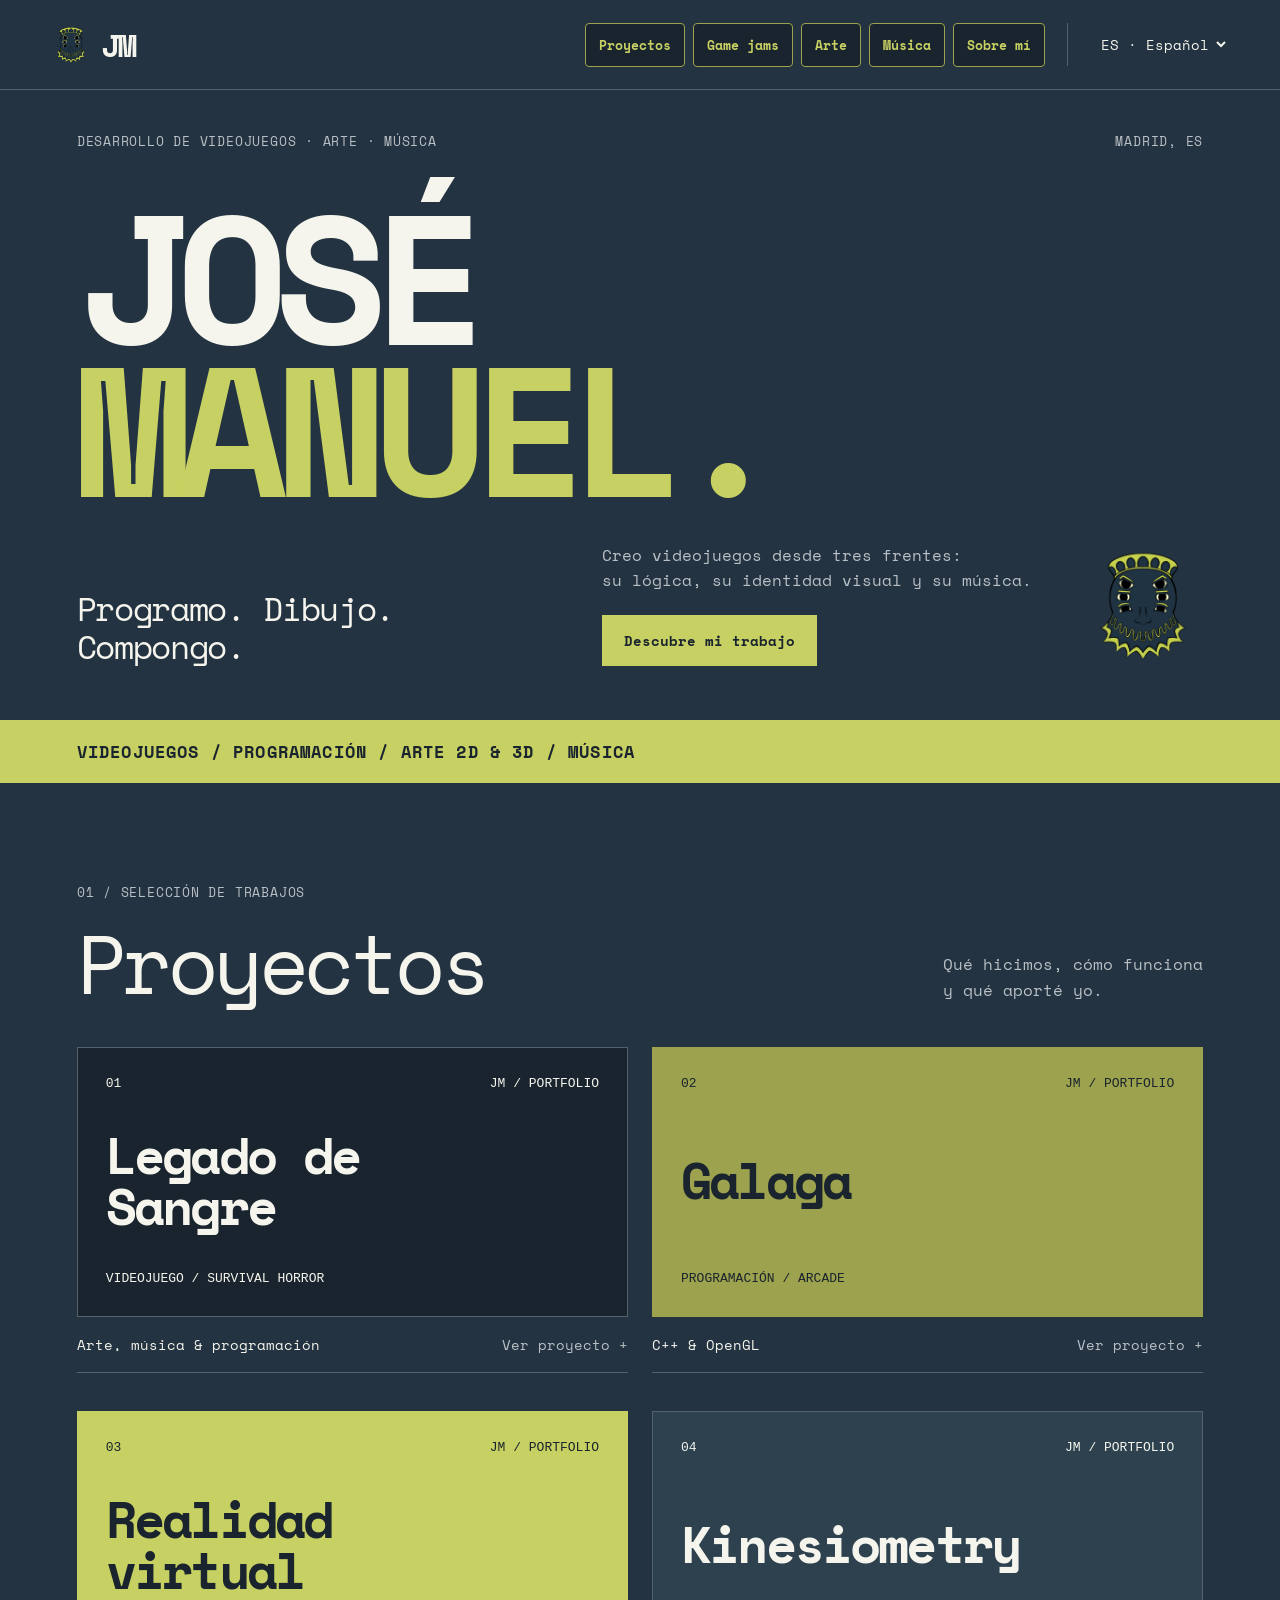
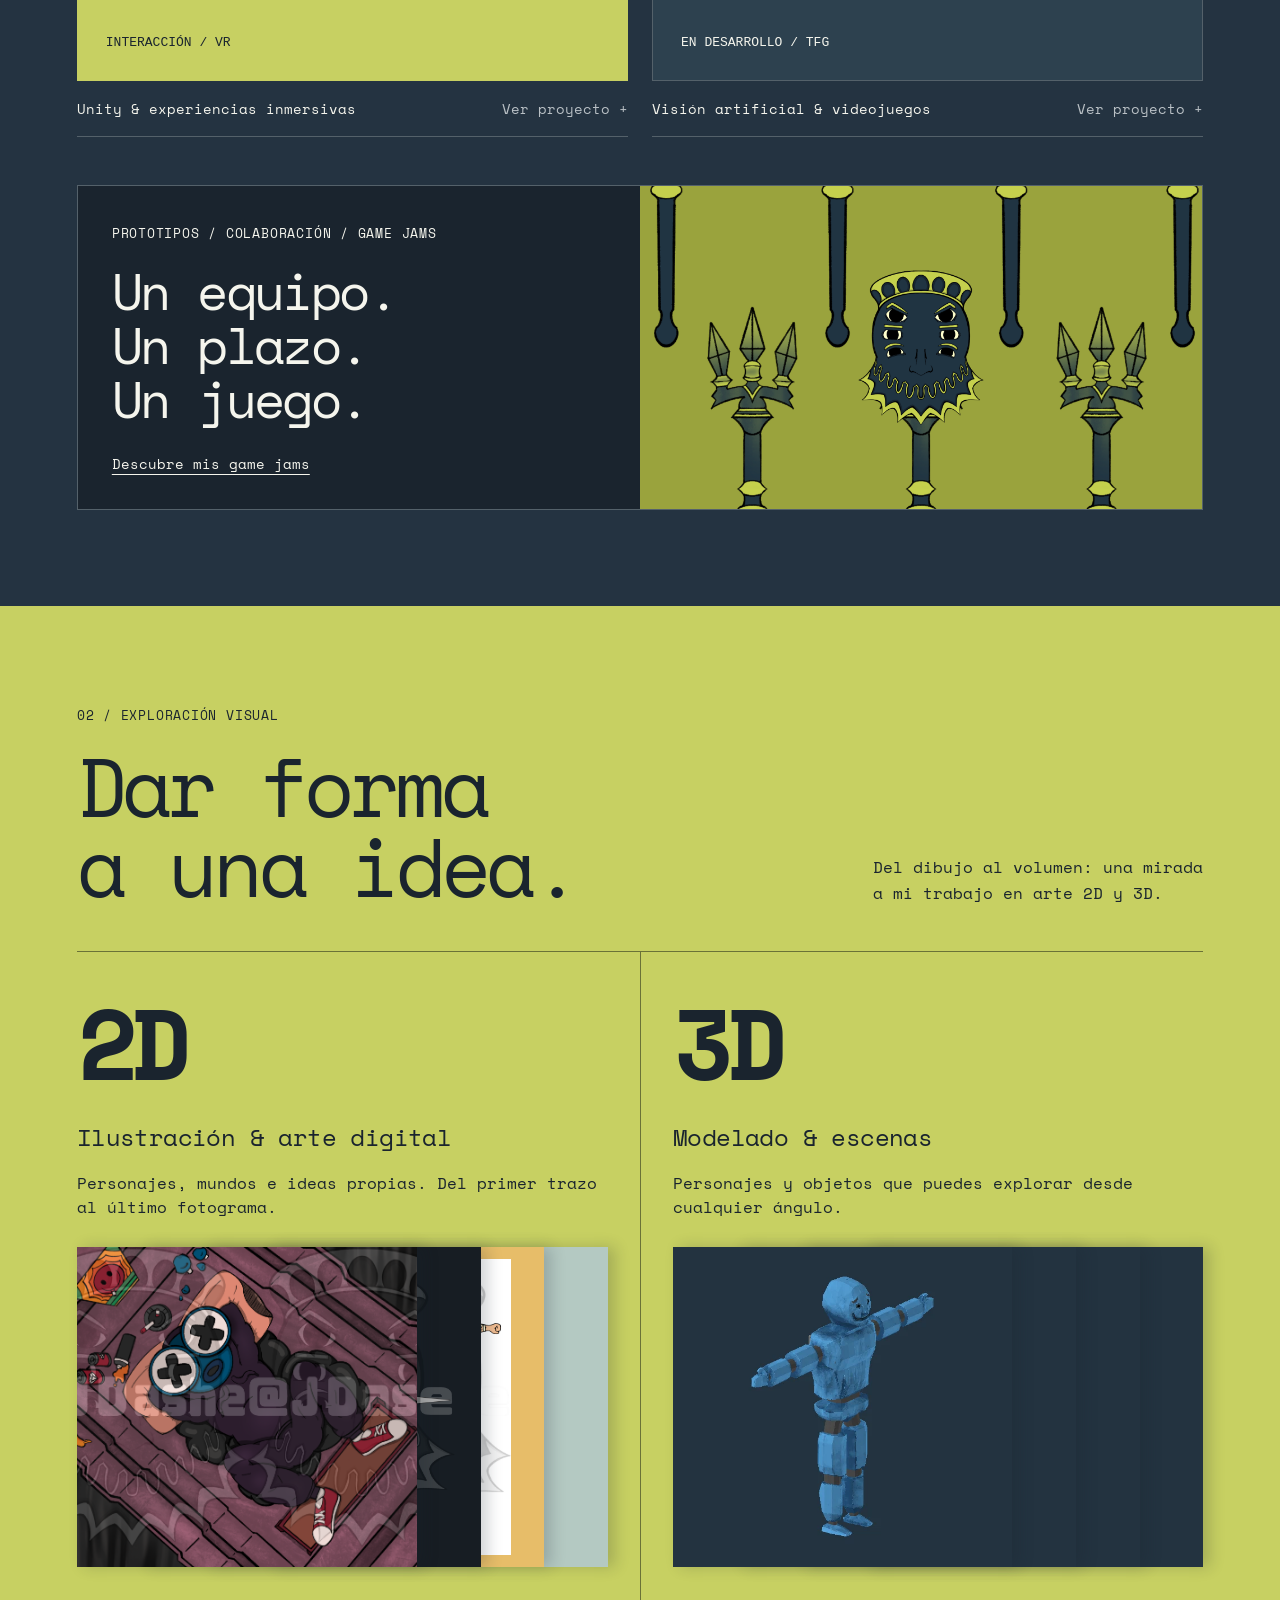
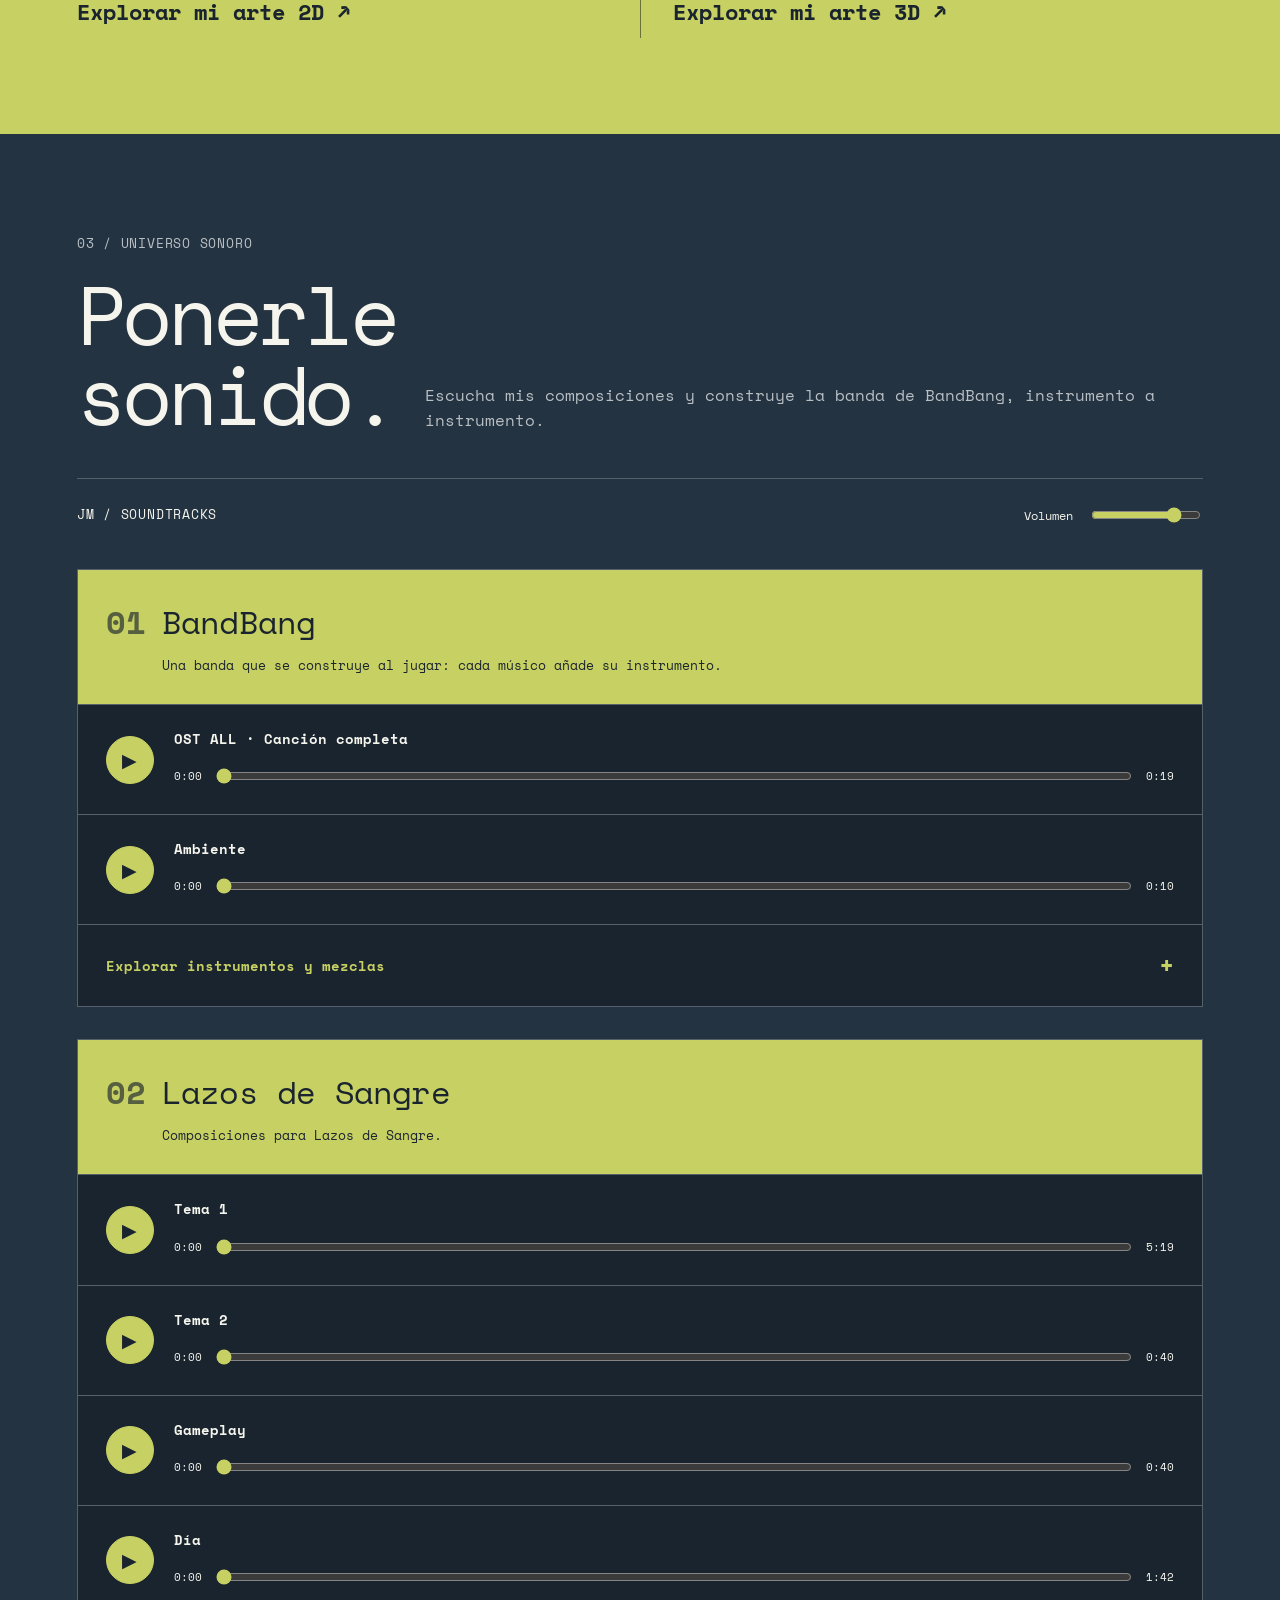
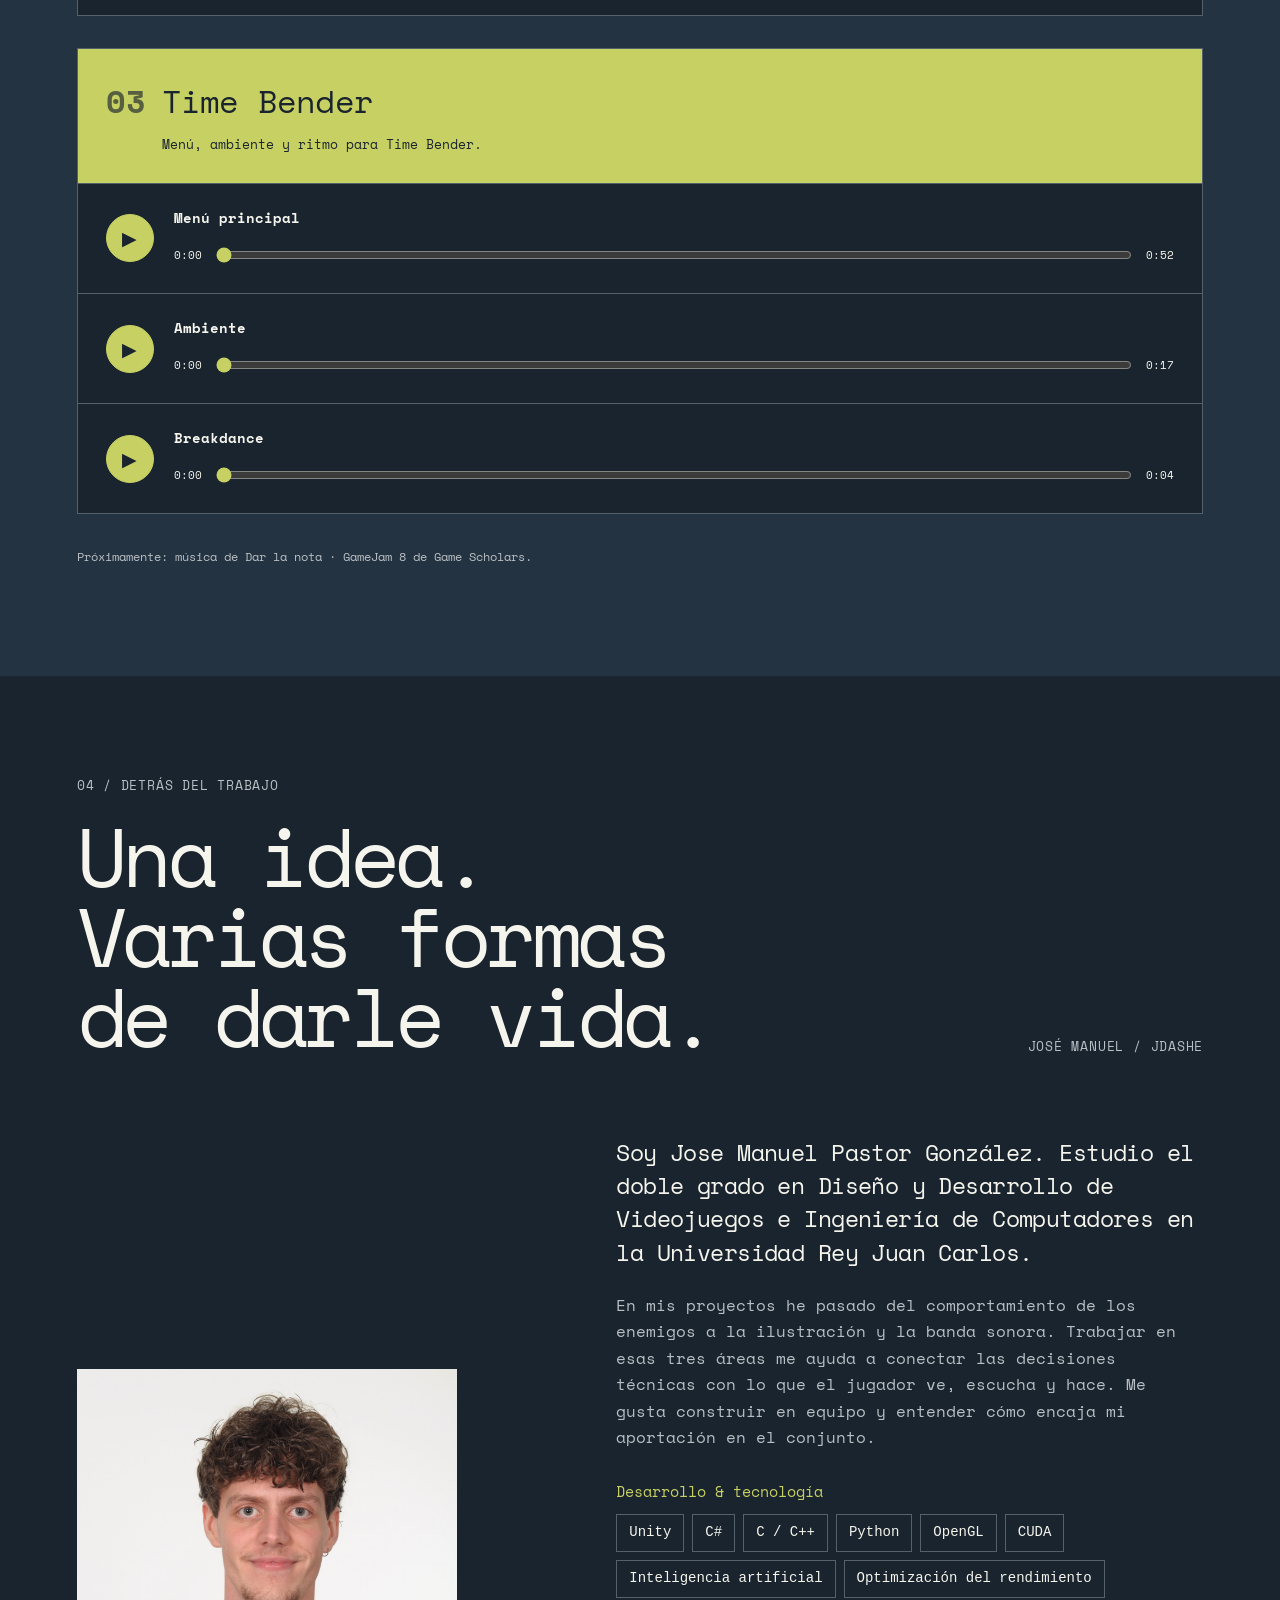
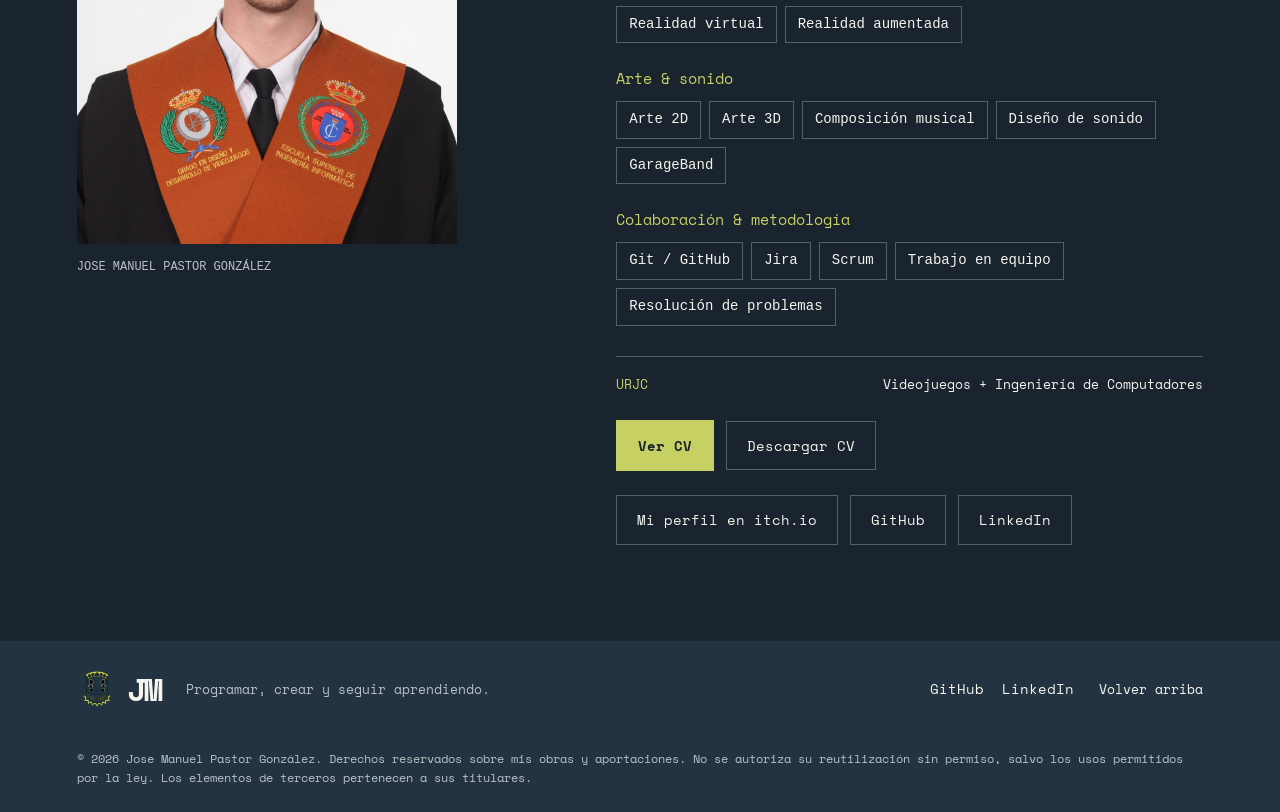
<file: index.html>
<!doctype html>
<html lang="es">
  <head>
    <meta charset="UTF-8">
    <meta name="viewport" content="width=device-width,initial-scale=1">
    <meta name="theme-color" content="#243341">
    <meta
      name="description"
      content="Jose Manuel Pastor González: videojuegos, arte 2D y 3D y composición musical. Proyectos y game jams."
    >
    <title>
      Jose Manuel Pastor González — Portfolio
    </title>
    <link rel="icon" href="assets/favicon.svg">
    <link rel="stylesheet" href="styles.css">
    <script src="content.js" defer>
    </script>
    <script src="script.js" defer>
    </script>
    <script src="music-data.js" defer></script>
    <script src="music.js" defer></script>
  </head>
  <body>
    <a class="skip" href="#main" data-t="skip">
      Saltar al contenido
    </a>
    <!-- Navegación e idioma -->
    <header>
      <a class="brand" href="index.html" aria-label="José Manuel — Inicio">
        <img src="assets/logo.png" alt="" width="2048" height="2048">
        JM
      </a>
      <nav aria-label="Principal">
        <a href="#work" data-t="work">
          Proyectos
        </a>
        <a href="jams.html" data-t="jams">
          Game jams
        </a>
        <a href="art.html" data-t="art">
          Arte
        </a>
        <a href="#sound" data-t="sound">
          Música
        </a>
        <a href="#about" data-t="about">
          Sobre mí
        </a>
      </nav>
      <label class="language">
        <span class="sr-only" data-t="language">
          Idioma
        </span>
        <select id="language">
          <option value="es">
            ES · Español
          </option>
          <option value="en">
            EN · English
          </option>
        </select>
      </label>
      <button class="menu-toggle" type="button" aria-controls="mobile-menu"
        aria-expanded="false" aria-haspopup="dialog" aria-label="Abrir menú">
        <span></span><span></span><span></span>
      </button>
    </header>
    <!-- El diálogo bloquea la interacción con el fondo mientras está abierto. -->
    <dialog id="mobile-menu" class="mobile-menu" aria-labelledby="mobile-menu-title">
      <div class="mobile-menu-top">
        <h2 id="mobile-menu-title" data-t="menuTitle">Navegación</h2>
        <button class="menu-close" type="button" aria-label="Cerrar menú">×</button>
      </div>
      <nav class="mobile-menu-links" aria-label="Navegación móvil"></nav>
      <p class="mobile-menu-note">JM / PORTFOLIO</p>
    </dialog>
    <main id="main">
      <!-- Presentación -->
      <section class="hero wrap">
        <div class="eyebrow">
          <span data-t="portfolio">
            DESARROLLO DE VIDEOJUEGOS · ARTE · MÚSICA
          </span>
          <span>
            MADRID, ES
          </span>
        </div>
        <h1>
          JOSÉ
          <br>
          <span>
            MANUEL.
          </span>
        </h1>
        <div class="hero-bottom">
          <p data-t="intro">
            Programo. Dibujo.
            <br>
            Compongo.
          </p>
          <div class="hero-note">
            <p data-t="heroNote">
              Creo videojuegos desde tres frentes:
              <br>
              su lógica, su identidad visual y su música.
            </p>
            <a class="solid" href="#work" data-t="explore">
              Descubre mi trabajo
            </a>
          </div>
          <img
            class="avatar"
            src="assets/logo.png"
            alt="Ilustración del avatar de José Manuel"
            width="2048"
            height="2048"
          >
        </div>
      </section>
      <div class="discipline">
        <span data-t="disc">
          VIDEOJUEGOS / PROGRAMACIÓN / ARTE 2D &amp; 3D / MÚSICA
        </span>
      </div>
      <!-- Proyectos y acceso a game jams -->
      <section class="wrap section" id="work">
        <div class="section-head">
          <div>
            <span class="eyebrow" data-t="selected">
              01 / SELECCIÓN DE TRABAJOS
            </span>
            <h2 data-t="work">
              Proyectos
            </h2>
          </div>
          <p data-t="workNote">
            Qué hicimos, cómo funciona
            <br>
            y qué aporté yo.
          </p>
        </div>
        <div id="projects" class="project-grid">
        </div>
        <a class="jam-feature" href="jams.html">
          <div>
            <span class="eyebrow" data-t="jamFeatureLabel">
              PROTOTIPOS / COLABORACIÓN / GAME JAMS
            </span>
            <h3 data-t="jamFeatureTitle">
              Un equipo.
              <br>
              Un plazo.
              <br>
              Un juego.
            </h3>
            <span class="text-link" data-t="seeJams">
              Descubre mis game jams
            </span>
          </div>
          <img src="assets/banner.png" alt="" loading="lazy" width="2048" height="1152">
        </a>
      </section>
      <!-- Arte -->
      <section class="art-section" id="art">
        <div class="wrap section">
          <div class="section-head">
            <div>
              <span class="eyebrow" data-t="visual">
                02 / EXPLORACIÓN VISUAL
              </span>
              <h2 data-t="artTitle">
                Dar forma
                <br>
                a una idea.
              </h2>
            </div>
            <p data-t="artNote">
              Del dibujo al volumen: una mirada
              <br>
              a mi trabajo en arte 2D y 3D.
            </p>
          </div>
          <div class="art-showcases">
            <!-- Selección 2D: cada imagen enlaza con su proyecto. -->
            <div class="art-showcase">
              <span class="large-index">
                2D
              </span>
              <h3 data-t="illustration">
                Ilustración &amp; arte digital
              </h3>
              <p data-t="gallerySummary">
                Personajes, mundos e ideas propias. Del primer trazo al último fotograma.
              </p>
              <div class="art-ribbon">
                <a href="art.html#personal" class="ribbon-panel ribbon-fanart">
                  <img
                    src="assets/art/sludgelife-fanart.png"
                    alt="Sludge Life · Fanart"
                    loading="lazy"
                    width="2048"
                    height="1423"
                  >
                </a>
                <a href="art.html#legado" class="ribbon-panel ribbon-logo">
                  <img
                    src="assets/art/legado-logo.png"
                    alt="Legado de Sangre · Logo"
                    loading="lazy"
                    width="2000"
                    height="2000"
                  >
                </a>
                <a href="art.html#nordico" class="ribbon-panel ribbon-character">
                  <img
                    src="assets/art/nordico-final.webp"
                    alt="Nórdico"
                    loading="lazy"
                    width="1520"
                    height="1640"
                  >
                </a>
                <a href="art.html#bandbang" class="ribbon-panel ribbon-bandbang">
                  <img
                    src="assets/art/bandbang-teacher.webp"
                    alt="BandBang · Teacher"
                    loading="lazy"
                    width="786"
                    height="2400"
                  >
                </a>
              </div>
              <a class="art-explore" href="art.html" data-t="galleryLink">
                Explorar mi arte 2D ↗
              </a>
            </div>
            <!-- Portadas 3D: abren el modelo seleccionado en el visor. -->
            <div class="art-showcase">
              <span class="large-index">
                3D
              </span>
              <h3 data-t="modeling">
                Modelado &amp; escenas
              </h3>
              <p data-t="art3DSummary">
                Personajes y objetos que puedes explorar desde cualquier ángulo.
              </p>
              <div class="art-ribbon art-ribbon-3d">
                <a href="arte3d.html?v=22#robot" class="ribbon-panel">
                  <img src="assets/models/robot/cover-v22.webp" alt="Robot" loading="lazy" width="600" height="600">
                </a>
                <a href="arte3d.html?v=22#rata" class="ribbon-panel">
                  <img src="assets/models/rata/cover-v22.webp" alt="Rata" loading="lazy" width="600" height="600">
                </a>
                <a href="arte3d.html?v=22#tubo-cristal" class="ribbon-panel">
                  <img src="assets/models/tubo-cristal/cover-v22.webp" alt="Tubo de cristal" loading="lazy" width="600" height="600">
                </a>
                <a href="arte3d.html?v=22#armario" class="ribbon-panel">
                  <img src="assets/models/armario/cover-v22.webp" alt="Armario" loading="lazy" width="600" height="600">
                </a>
              </div>
              <a class="art-explore" href="arte3d.html?v=22" data-t="art3DLink">Explorar mi arte 3D ↗</a>
            </div>
          </div>
        </div>
      </section>
      <!-- Música -->
      <section class="wrap section" id="sound">
        <div class="section-head">
          <div>
            <span class="eyebrow" data-t="audio">
              03 / UNIVERSO SONORO
            </span>
            <h2 data-t="soundTitle">
              Ponerle
              <br>
              sonido.
            </h2>
          </div>
          <p data-t="soundNote">
            Composiciones para dar ritmo al juego
            <br>
            y acompañar lo que ocurre en pantalla.
          </p>
        </div>
        <!-- Biblioteca de audio y mezclador interactivo de BandBang. -->
        <div id="music-library"></div>
        <noscript>Activa JavaScript para escuchar la música. / Enable JavaScript to listen.</noscript>
        <p class="music-coming" data-t="musicComing">
          Próximamente: música de Dar la nota · GameJam 8 de Game Scholars.
        </p>
      </section>
      <!-- Sobre mí, aptitudes y CV -->
      <section class="about-section" id="about">
        <div class="wrap section">
          <div class="section-head">
            <div>
              <span class="eyebrow" data-t="person">
                04 / DETRÁS DEL TRABAJO
              </span>
              <h2 data-t="aboutTitle">
                Una idea.
                <br>
                Varias formas
                <br>
                de darle vida.
              </h2>
            </div>
            <span class="eyebrow">
              JOSÉ MANUEL / JDASHE
            </span>
          </div>
          <div class="about-grid">
            <figure class="portrait">
              <img
                src="assets/jose-manuel.jpg"
                alt="Retrato de José Manuel"
                data-alt="portraitAlt"
                loading="lazy"
                width="1360"
                height="2048"
              >
              <figcaption>
                JOSE MANUEL PASTOR GONZÁLEZ
              </figcaption>
            </figure>
            <div class="bio">
              <p class="lead" data-t="bio">
                Soy Jose Manuel Pastor González. Estudio el doble grado en Diseño y
                Desarrollo de Videojuegos e Ingeniería de Computadores en la Universidad
                Rey Juan Carlos.
              </p>
              <p data-t="bio2">
                En mis proyectos he pasado del comportamiento de los enemigos a la
                ilustración y la banda sonora. Trabajar en esas tres áreas me ayuda a
                conectar las decisiones técnicas con lo que el jugador ve, escucha y hace.
                Me gusta construir en equipo y entender cómo encaja mi aportación en el
                conjunto.
              </p>
              <div class="skill-groups">
                <section>
                  <h3 data-t="skillsDev">
                    Desarrollo &amp; tecnología
                  </h3>
                  <div class="skills">
                    <span>
                      Unity
                    </span>
                    <span>
                      C#
                    </span>
                    <span>
                      C / C++
                    </span>
                    <span>
                      Python
                    </span>
                    <span>
                      OpenGL
                    </span>
                    <span>
                      CUDA
                    </span>
                    <span data-t="skillAI">
                      Inteligencia artificial
                    </span>
                    <span data-t="skillOptimization">
                      Optimización del rendimiento
                    </span>
                    <span data-t="skillVR">
                      Realidad virtual
                    </span>
                    <span data-t="skillAR">
                      Realidad aumentada
                    </span>
                  </div>
                </section>
                <section>
                  <h3 data-t="skillsCreative">
                    Arte &amp; sonido
                  </h3>
                  <div class="skills">
                    <span data-t="skillArt2D">
                      Arte 2D
                    </span>
                    <span data-t="skillArt3D">
                      Arte 3D
                    </span>
                    <span data-t="skillMusic">
                      Composición musical
                    </span>
                    <span data-t="skillSound">
                      Diseño de sonido
                    </span>
                    <span>
                      GarageBand
                    </span>
                  </div>
                </section>
                <section>
                  <h3 data-t="skillsTeam">
                    Colaboración &amp; metodología
                  </h3>
                  <div class="skills">
                    <span>
                      Git / GitHub
                    </span>
                    <span>
                      Jira
                    </span>
                    <span>
                      Scrum
                    </span>
                    <span data-t="skillTeamwork">
                      Trabajo en equipo
                    </span>
                    <span data-t="skillProblemSolving">
                      Resolución de problemas
                    </span>
                  </div>
                </section>
              </div>
              <div class="bio-bottom">
                <span>
                  URJC
                </span>
                <span data-t="degree">
                  Videojuegos + Ingeniería de Computadores
                </span>
              </div>
              <div class="cv-actions">
                <button
                  class="solid"
                  id="view-cv"
                  type="button"
                  aria-haspopup="dialog"
                  aria-controls="cv-dialog"
                  data-t="viewCV"
                >
                  Ver CV
                </button>
                <a
                  class="outline-link"
                  href="assets/JoseManuelPastor_CV_Sept2026.pdf"
                  download="JoseManuelPastor_CV_Sept2026.pdf"
                  data-t="downloadCV"
                >
                  Descargar CV
                </a>
              </div>
              <div class="profile-links">
                <a
                  class="outline-link"
                  href="https://jositopk.itch.io/"
                  target="_blank"
                  rel="noopener noreferrer"
                  data-t="itchProfile"
                >
                  Mi perfil en itch.io
                </a>
                <a
                  class="outline-link"
                  href="https://github.com/Jositopk"
                  target="_blank"
                  rel="noopener noreferrer"
                >
                  GitHub
                </a>
                <a
                  class="outline-link"
                  href="https://www.linkedin.com/in/jose-manuel-pastor-gonzález-b341253b3/"
                  target="_blank"
                  rel="noopener noreferrer"
                >
                  LinkedIn
                </a>
              </div>
            </div>
          </div>
        </div>
      </section>
      <!-- Enlaces sociales -->
      <footer class="wrap">
        <a class="brand" href="index.html" aria-label="José Manuel">
          <img src="assets/logo.png" alt="" width="2048" height="2048">
          JM
        </a>
        <p data-t="footer">
          Programar, crear y seguir aprendiendo.
        </p>
        <div class="social-links">
          <a href="https://github.com/Jositopk" target="_blank" rel="noopener noreferrer">
            GitHub
          </a>
          <a
            href="https://www.linkedin.com/in/jose-manuel-pastor-gonzález-b341253b3/"
            target="_blank"
            rel="noopener noreferrer"
          >
            LinkedIn
          </a>
        </div>
        <a href="#" data-t="top">
          Volver arriba
        </a>
        <p class="rights-notice" data-t="rightsNotice">
          © 2026 Jose Manuel Pastor González. Derechos reservados sobre mis obras
          y aportaciones. No se autoriza su reutilización sin permiso, salvo los
          usos permitidos por la ley. Los elementos de terceros pertenecen a sus titulares.
        </p>
      </footer>
    </main>
    <!-- Ventana de detalle de los proyectos -->
    <dialog id="project-dialog" aria-labelledby="dialog-title">
      <div class="project-toolbar">
        <div id="project-actions" class="project-actions"></div>
        <button class="close" type="button" aria-label="Cerrar" autofocus>
          ×
        </button>
      </div>
      <div id="dialog-content" tabindex="0" role="region"
        aria-labelledby="dialog-title"></div>
      <button id="project-scroll-hint" type="button" hidden
        aria-controls="dialog-content"></button>
    </dialog>
    <!-- Visor del CV -->
    <dialog id="cv-dialog" class="cv-dialog" aria-labelledby="cv-title">
      <div class="cv-toolbar">
        <h2 id="cv-title" data-t="cvTitle">
          CV · Jose Manuel Pastor González
        </h2>
        <button type="button" class="cv-close" aria-label="Cerrar" autofocus>
          ×
        </button>
      </div>
      <iframe
        id="cv-frame"
        title="CV de Jose Manuel Pastor González"
        data-src="assets/JoseManuelPastor_CV_Sept2026.pdf#view=FitH"
      >
      </iframe>
      <p class="cv-help" data-t="cvHelp">
        Si tu navegador no muestra el PDF, puedes usar «Descargar CV» en Sobre mí.
      </p>
    </dialog>
  </body>
</html>
</file>
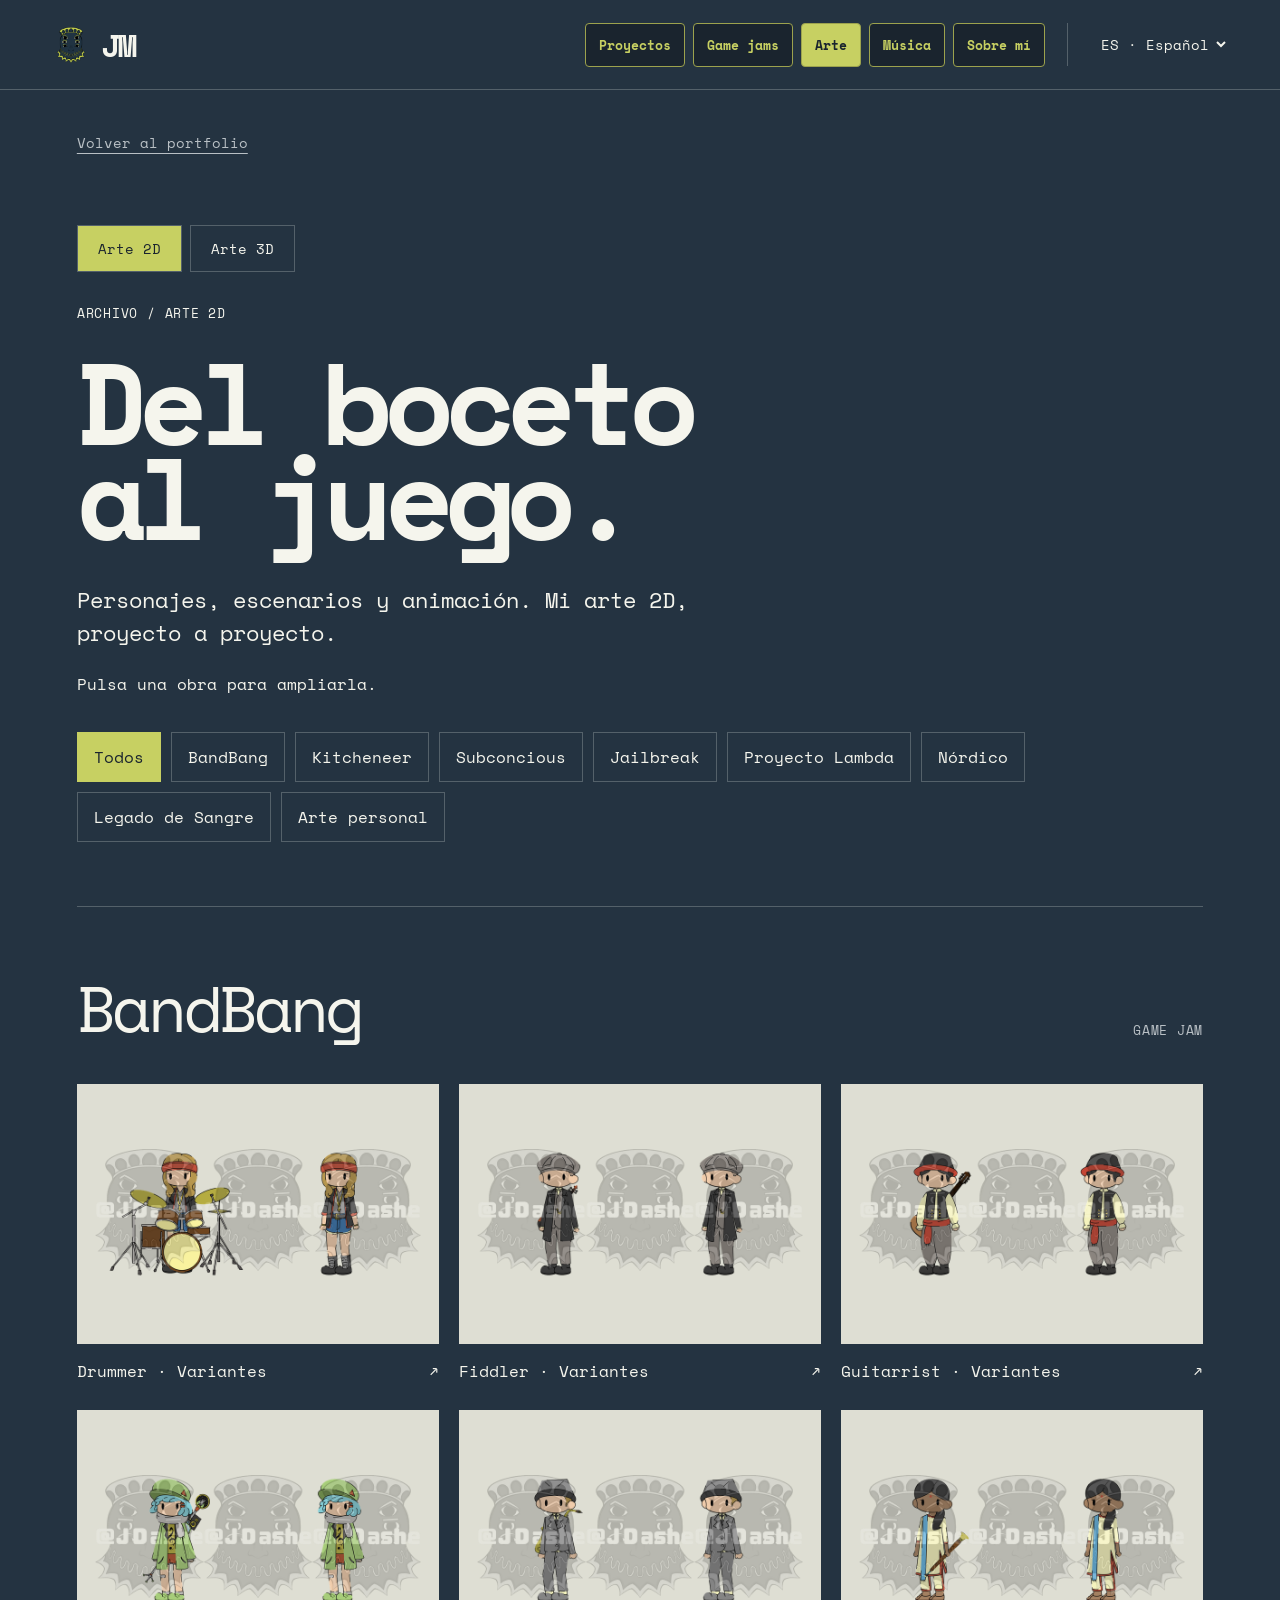
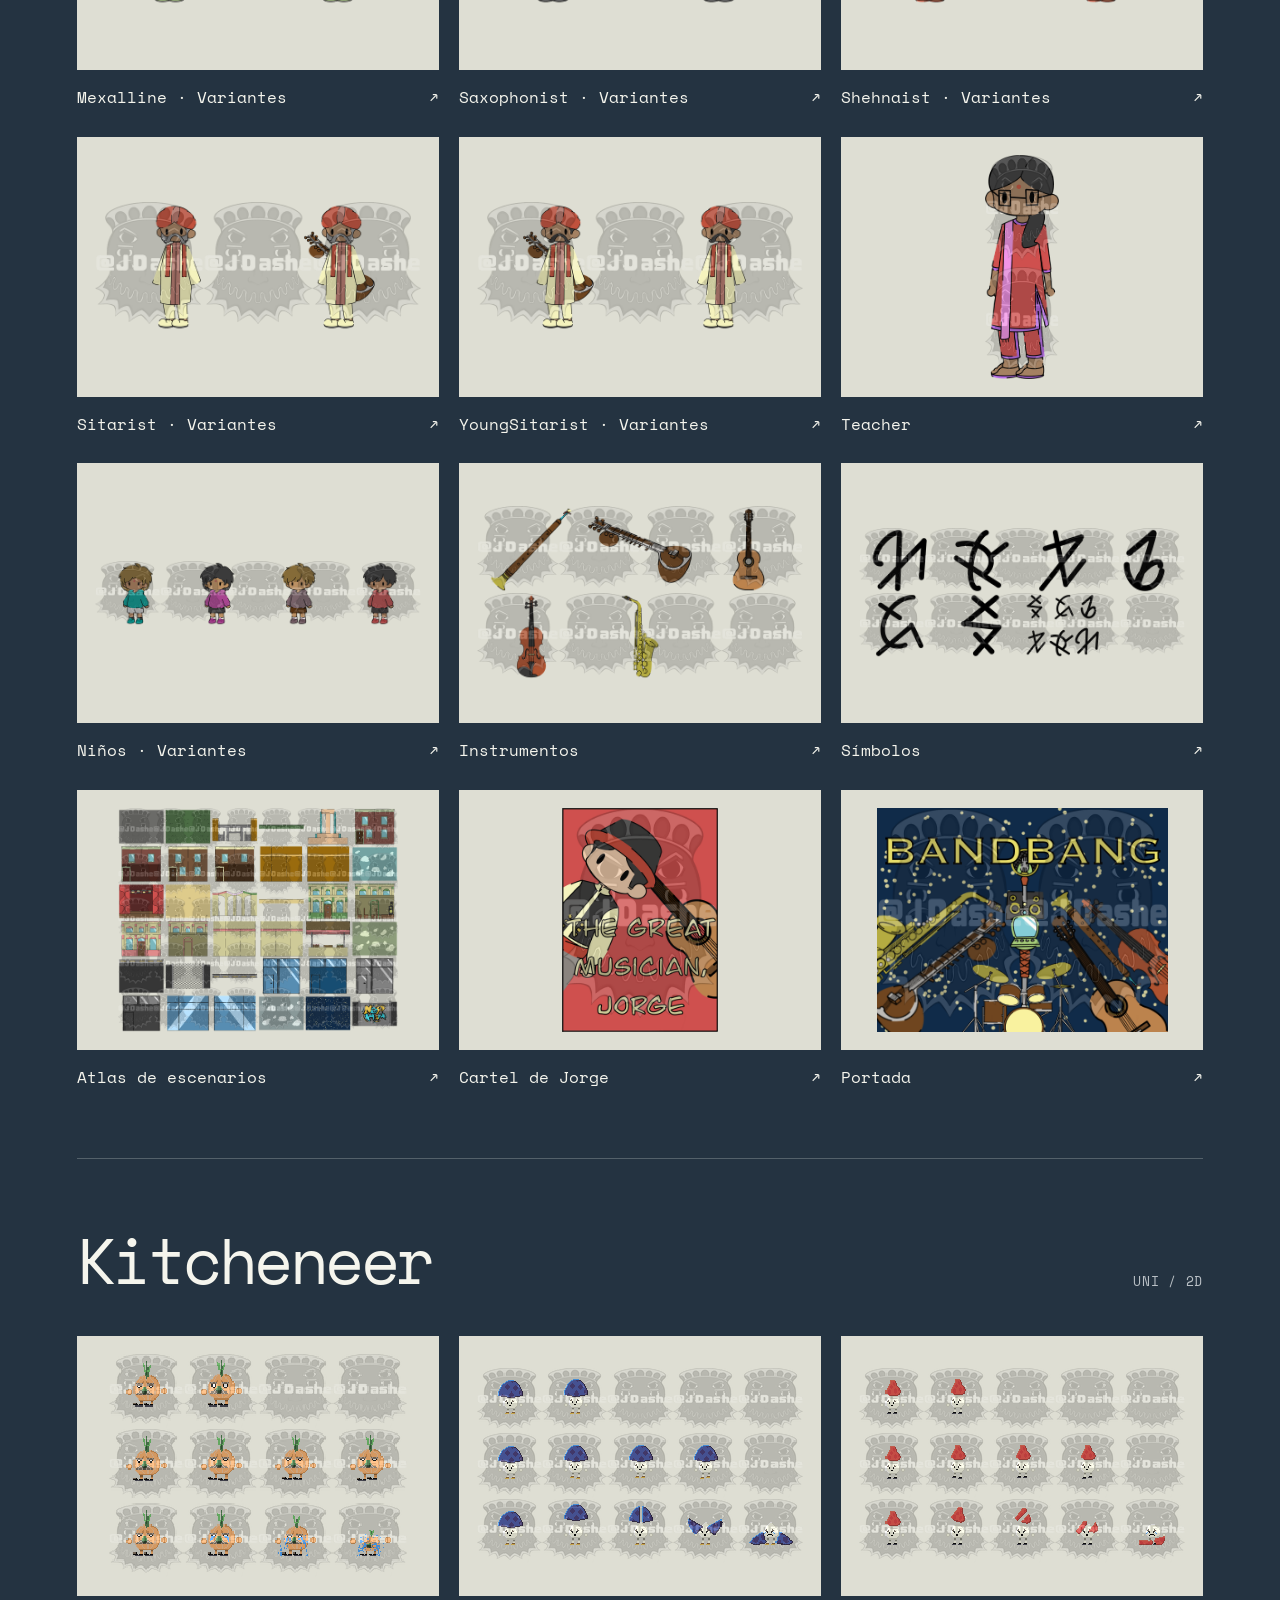
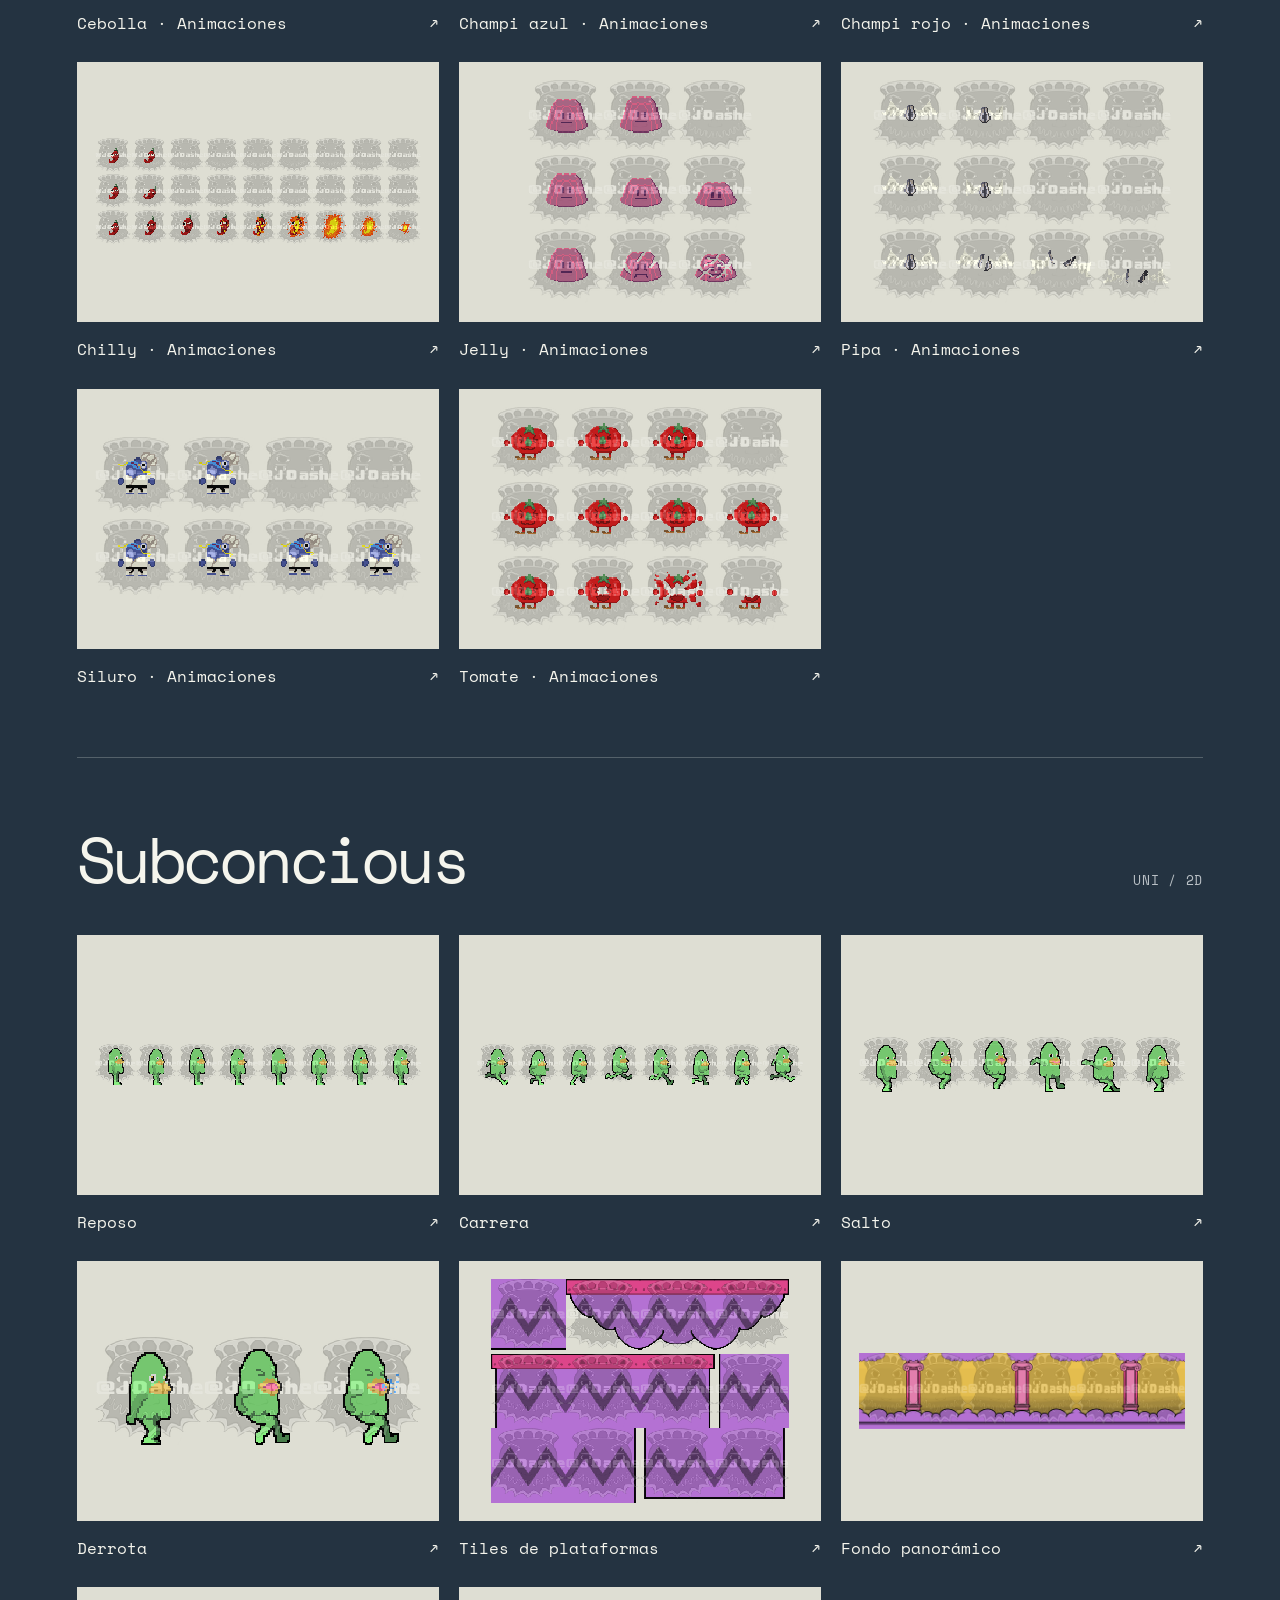
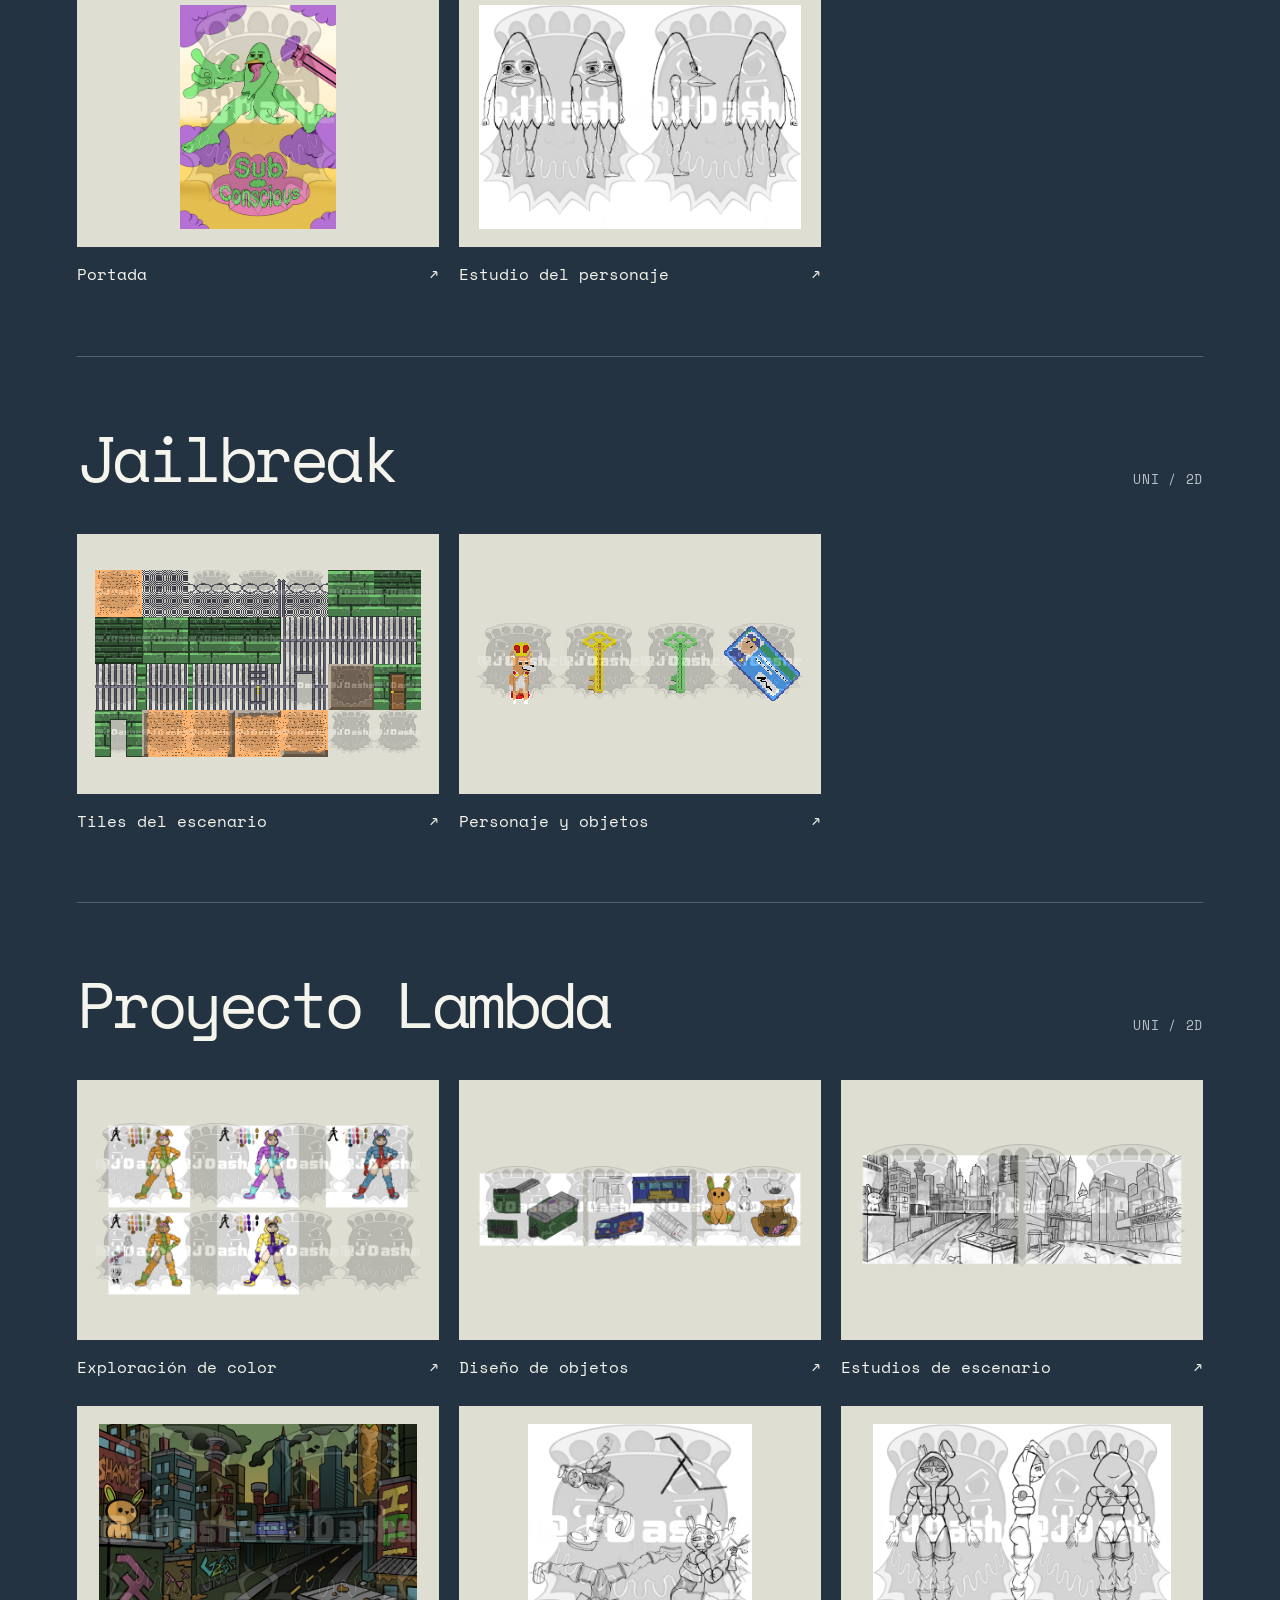
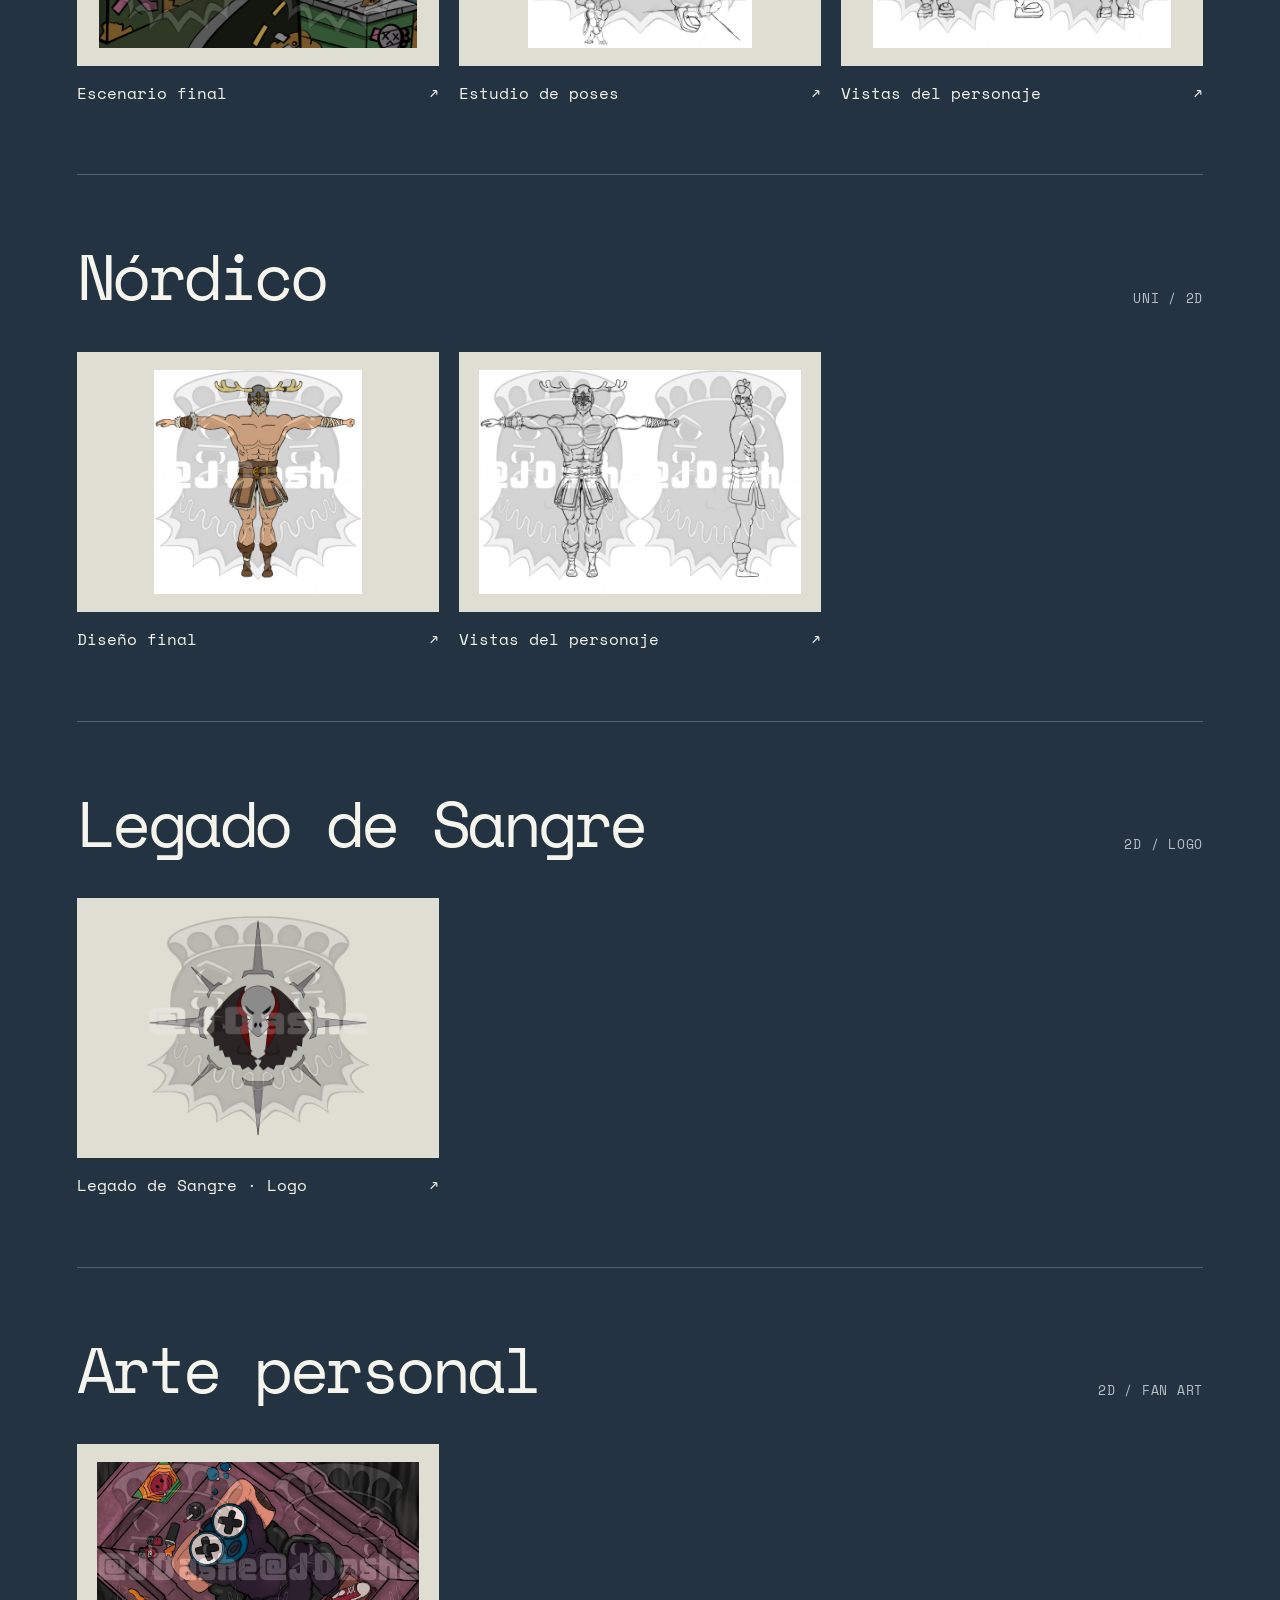
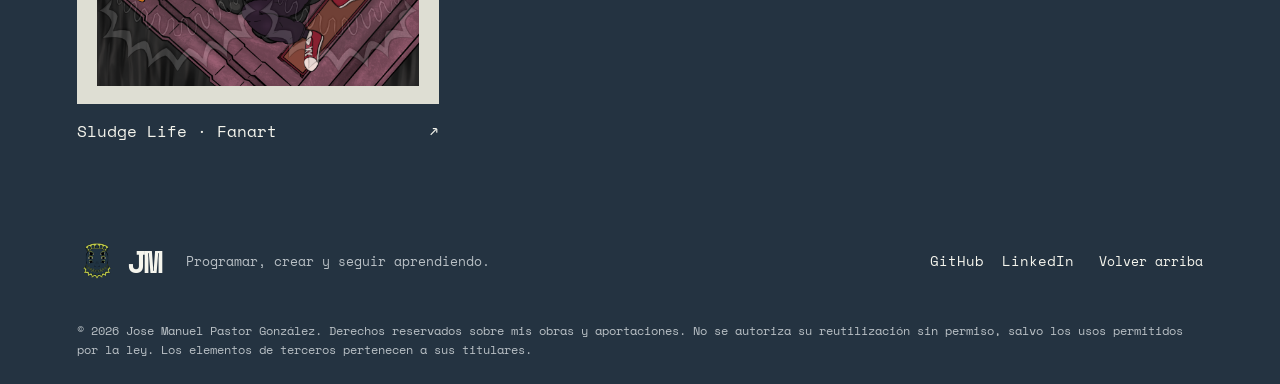
<file: art.html>
<!doctype html>
<html lang="es">
  <head>
    <meta charset="UTF-8">
    <meta name="viewport" content="width=device-width,initial-scale=1">
    <meta name="theme-color" content="#243341">
    <meta
      name="description"
      content="Game jams de Jose Manuel Pastor González: BandBang, Time Bender y mis aportaciones de arte, sonido y código."
    >
    <title>
      Arte 2D — José Manuel
    </title>
    <link rel="icon" href="assets/favicon.svg">
    <link rel="stylesheet" href="styles.css">
    <script src="content.js" defer>
    </script>
    <script src="art-data.js" defer>
    </script>
    <script src="gallery.js" defer>
    </script>
    <script src="script.js" defer>
    </script>
  </head>
  <body data-page="art">
    <a class="skip" href="#main" data-t="skip">
      Saltar al contenido
    </a>
    <!-- Navegación e idioma -->
    <header>
      <a class="brand" href="index.html" aria-label="José Manuel — Inicio">
        <img src="assets/logo.png" alt="" width="40" height="40">
        JM
      </a>
      <nav aria-label="Principal">
        <a href="index.html#work" data-t="work">
          Proyectos
        </a>
        <a href="jams.html" data-t="jams">
          Game jams
        </a>
        <a href="art.html" aria-current="page" data-t="art">
          Arte
        </a>
        <a href="index.html#sound" data-t="sound">
          Música
        </a>
        <a href="index.html#about" data-t="about">
          Sobre mí
        </a>
      </nav>
      <label class="language">
        <span class="sr-only" data-t="language">
          Idioma
        </span>
        <select id="language">
          <option value="es">
            ES · Español
          </option>
          <option value="en">
            EN · English
          </option>
        </select>
      </label>
      <button class="menu-toggle" type="button" aria-controls="mobile-menu"
        aria-expanded="false" aria-haspopup="dialog" aria-label="Abrir menú">
        <span></span><span></span><span></span>
      </button>
    </header>
    <!-- El diálogo bloquea la interacción con el fondo mientras está abierto. -->
    <dialog id="mobile-menu" class="mobile-menu" aria-labelledby="mobile-menu-title">
      <div class="mobile-menu-top">
        <h2 id="mobile-menu-title" data-t="menuTitle">Navegación</h2>
        <button class="menu-close" type="button" aria-label="Cerrar menú">×</button>
      </div>
      <nav class="mobile-menu-links" aria-label="Navegación móvil"></nav>
      <p class="mobile-menu-note">JM / PORTFOLIO</p>
    </dialog>
    <main id="main">
      <section class="wrap jams-hero gallery-hero">
        <a class="back-link" href="index.html#art" data-t="backPortfolio">
          Volver al portfolio
        </a>
        <nav class="art-tabs" aria-label="Arte / Art">
          <a href="art.html" aria-current="page" data-t="gallery2D">Arte 2D</a>
          <a href="arte3d.html?v=22" data-t="gallery3D">Arte 3D</a>
        </nav>
        <p class="eyebrow" data-t="galleryArchive">
          ARCHIVO / ARTE 2D
        </p>
        <h1 data-t="galleryTitle">
          Del boceto
          <br>
          al juego.
        </h1>
        <p class="gallery-intro" data-t="galleryIntro">
          Personajes, escenarios y animación. Mi arte 2D, proyecto a proyecto.
        </p>
        <p data-t="galleryHint">
          Pulsa una obra para ampliarla.
        </p>
        <div
          id="art-filters"
          class="art-filters"
          role="group"
          aria-label="Proyectos / Projects"
        >
        </div>
      </section>
      <div id="art-gallery" class="wrap">
      </div>
      <noscript>
        <p class="wrap">
          Activa JavaScript para ver la galería. / Enable JavaScript to view the gallery.
        </p>
      </noscript>
      <dialog id="art-viewer" class="art-viewer" aria-labelledby="art-caption">
        <div class="viewer-toolbar">
          <h2 id="art-caption">
          </h2>
          <button id="art-close" type="button" data-t="galleryClose">
            Cerrar visor
          </button>
        </div>
        <div class="viewer-stage">
          <img id="art-image" alt="">
        </div>
        <div class="viewer-actions">
          <button id="art-prev" type="button" data-t="galleryPrev">
            Anterior
          </button>
          <a id="art-full" target="_blank" rel="noopener" data-t="galleryFull">
            Abrir imagen completa ↗
          </a>
          <button id="art-next" type="button" data-t="galleryNext">
            Siguiente
          </button>
        </div>
      </dialog>
      <!-- Enlaces sociales -->
      <footer class="wrap">
        <a class="brand" href="index.html" aria-label="José Manuel">
          <img src="assets/logo.png" alt="" width="40" height="40">
          JM
        </a>
        <p data-t="footer">
          Programar, crear y seguir aprendiendo.
        </p>
        <div class="social-links">
          <a href="https://github.com/Jositopk" target="_blank" rel="noopener noreferrer">
            GitHub
          </a>
          <a
            href="https://www.linkedin.com/in/jose-manuel-pastor-gonzález-b341253b3/"
            target="_blank"
            rel="noopener noreferrer"
          >
            LinkedIn
          </a>
        </div>
        <a href="#" data-t="top">
          Volver arriba
        </a>
        <p class="rights-notice" data-t="rightsNotice">
          © 2026 Jose Manuel Pastor González. Derechos reservados sobre mis obras
          y aportaciones. No se autoriza su reutilización sin permiso, salvo los
          usos permitidos por la ley. Los elementos de terceros pertenecen a sus titulares.
        </p>
      </footer>
    </main>
  </body>
</html>
</file>
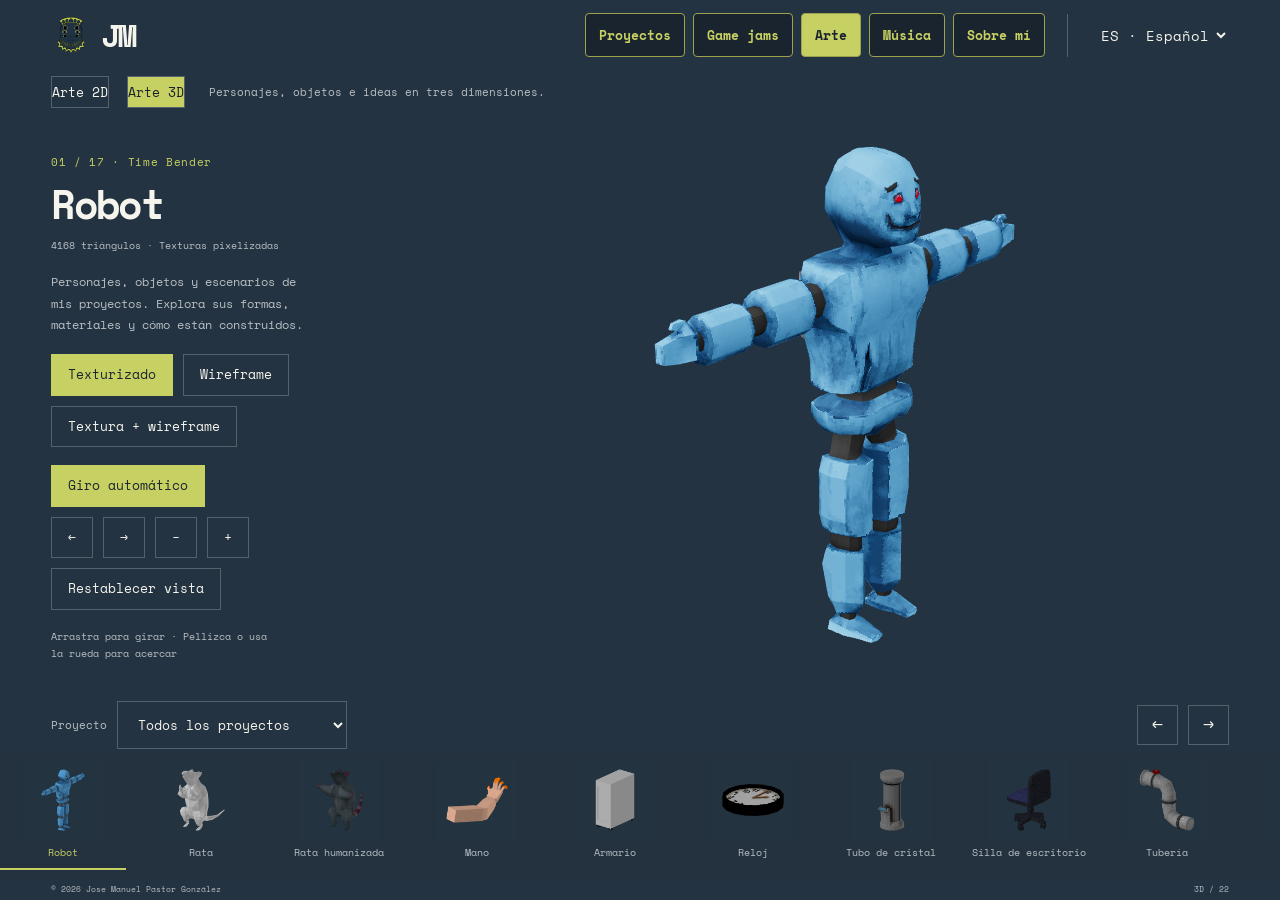
<file: arte3d.html>
<!doctype html>
<html lang="es">
  <head>
    <meta charset="UTF-8">
    <meta name="viewport" content="width=device-width,initial-scale=1">
    <meta name="theme-color" content="#243341">
    <meta
      name="description"
      content="Arte 3D de Jose Manuel Pastor González. Explora mis modelos con texturas y wireframe."
    >
    <title>
      Arte 3D — Jose Manuel Pastor González
    </title>
    <link rel="icon" href="assets/favicon.svg">
    <link rel="stylesheet" href="styles.css?v=3d-22">
    <script src="content.js?v=3d-22" defer>
    </script>
    <link rel="stylesheet" href="viewer3d-v22.css?v=3d-23">
    <script type="importmap">
      {"imports":{"three":"./assets/vendor/three/build/three.module.js"}}
    </script>
    <script type="module" src="viewer3d-v22.js?v=3d-23"></script>
    <script src="script.js?v=3d-22" defer>
    </script>
  </head>
  <body data-page="art3d">
    <a class="skip" href="#main" data-t="skip">
      Saltar al contenido
    </a>
    <!-- Navegación e idioma -->
    <header>
      <a class="brand" href="index.html" aria-label="José Manuel — Inicio">
        <img src="assets/logo.png" alt="" width="40" height="40">
        JM
      </a>
      <nav aria-label="Principal">
        <a href="index.html#work" data-t="work">
          Proyectos
        </a>
        <a href="jams.html" data-t="jams">
          Game jams
        </a>
        <a href="art.html" aria-current="page" data-t="art">
          Arte
        </a>
        <a href="index.html#sound" data-t="sound">
          Música
        </a>
        <a href="index.html#about" data-t="about">
          Sobre mí
        </a>
      </nav>
      <label class="language">
        <span class="sr-only" data-t="language">
          Idioma
        </span>
        <select id="language">
          <option value="es">
            ES · Español
          </option>
          <option value="en">
            EN · English
          </option>
        </select>
      </label>
      <button class="menu-toggle" type="button" aria-controls="mobile-menu"
        aria-expanded="false" aria-haspopup="dialog" aria-label="Abrir menú">
        <span></span><span></span><span></span>
      </button>
    </header>
    <!-- El diálogo bloquea la interacción con el fondo mientras está abierto. -->
    <dialog id="mobile-menu" class="mobile-menu" aria-labelledby="mobile-menu-title">
      <div class="mobile-menu-top">
        <h2 id="mobile-menu-title" data-t="menuTitle">Navegación</h2>
        <button class="menu-close" type="button" aria-label="Cerrar menú">×</button>
      </div>
      <nav class="mobile-menu-links" aria-label="Navegación móvil"></nav>
      <p class="mobile-menu-note">JM / PORTFOLIO</p>
    </dialog>
    <main id="main">
      <section class="model-intro" aria-label="Arte 3D">
        <nav class="art-tabs" aria-label="Arte / Art">
          <a href="art.html" data-t="gallery2D"> Arte 2D </a>
          <a href="arte3d.html?v=22" aria-current="page" data-t="gallery3D"> Arte 3D </a>
        </nav>
        <p data-t="modelShortIntro">Personajes, objetos e ideas en tres dimensiones.</p>
      </section>
      <section class="model-section" aria-labelledby="model-name">
        <div class="model-workbench">
          <aside class="model-panel" aria-label="Información y controles / Information and controls">
            <div class="model-heading-row">
              <p class="eyebrow" id="model-counter"></p>
              <h1 id="model-name">Robot</h1>
              <p class="model-meta" id="model-meta"></p>
            </div>
            <p class="model-description" data-t="modelSideIntro">Personajes, objetos y escenarios de mis proyectos. Explora sus formas, materiales y cómo están construidos.</p>
            <div class="model-toolbar" role="group" aria-label="Visualización / Display">
              <button type="button" data-mode="textured" aria-pressed="true" data-t="modelTextured">Texturizado</button>
              <button type="button" data-mode="wire" aria-pressed="false">Wireframe</button>
              <button type="button" data-mode="overlay" aria-pressed="false" data-t="modelOverlay">Textura + wireframe</button>
            </div>
            <div class="model-controls">
              <button type="button" id="model-rotation" aria-pressed="true" data-t="modelRotation">Giro automático</button>
              <div class="model-camera-controls" role="group" aria-label="Cámara / Camera">
                <button type="button" id="model-left" aria-label="Girar a la izquierda">←</button>
                <button type="button" id="model-right" aria-label="Girar a la derecha">→</button>
                <button type="button" id="model-zoom-out" aria-label="Alejar">−</button>
                <button type="button" id="model-zoom-in" aria-label="Acercar">+</button>
                <button type="button" id="model-reset" data-t="modelReset">Restablecer vista</button>
              </div>
            </div>
            <p class="model-help" data-t="modelHint">Arrastra para girar · Pellizca o usa la rueda para acercar</p>
          </aside>
          <div id="model-stage" class="model-stage" aria-busy="true">
            <img id="model-poster" src="assets/models/robot/cover-v22.webp" alt="Robot" width="600" height="600">
            <canvas id="model-canvas" tabindex="0" aria-label="Visor 3D interactivo"></canvas>
            <div id="model-status" role="status" aria-live="polite"></div>
          </div>
        </div>
        <div class="model-project-filter">
          <label for="model-project" data-t="modelProject">Proyecto</label>
          <select id="model-project">
            <option value="all" data-t="modelAllProjects">Todos los proyectos</option>
            <option value="time-bender">Time Bender · Game jam</option>
            <option value="nordico" data-t="modelNordic">Nórdico</option>
          </select>
          <button type="button" id="gallery-prev" aria-label="Modelos anteriores / Previous models">←</button>
          <button type="button" id="gallery-next" aria-label="Más modelos / More models">→</button>
        </div>
        <div id="model-gallery" class="model-gallery" aria-label="Modelos / Models"></div>
        <noscript><p>Activa JavaScript para utilizar el visor 3D. / Enable JavaScript to use the 3D viewer.</p></noscript>
      </section>
      <footer class="model-footer">© 2026 Jose Manuel Pastor González <span>3D / 22</span></footer>
    </main>
  </body>
</html>
</file>
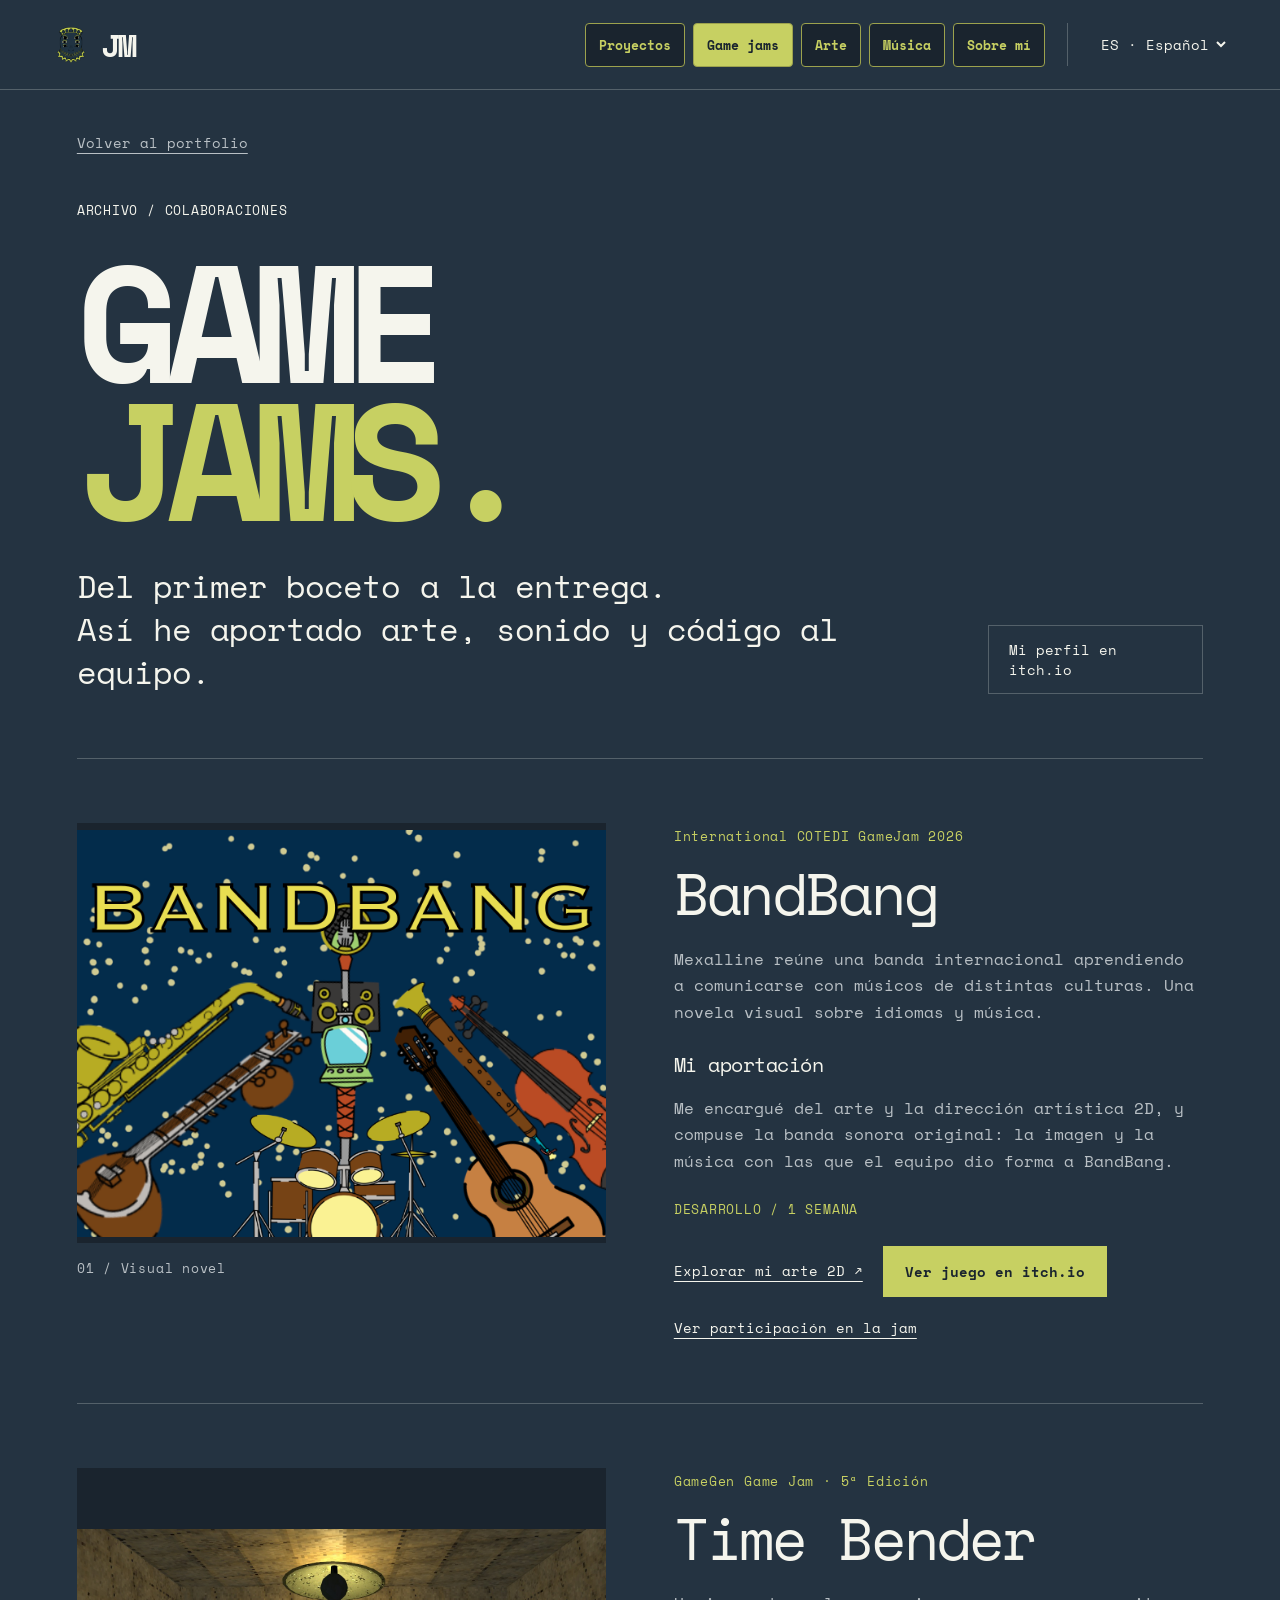
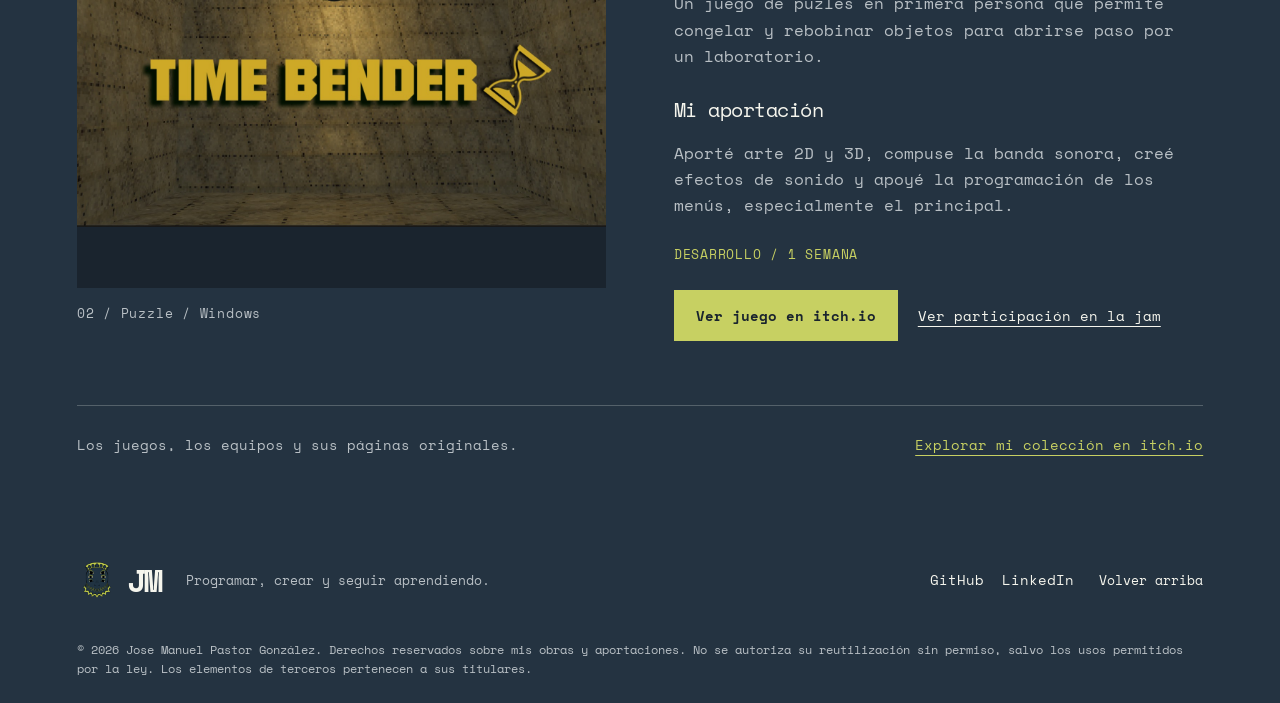
<file: jams.html>
<!doctype html>
<html lang="es">
  <head>
    <meta charset="UTF-8">
    <meta name="viewport" content="width=device-width,initial-scale=1">
    <meta name="theme-color" content="#243341">
    <meta
      name="description"
      content="Game jams de Jose Manuel Pastor González: BandBang, Time Bender y mis aportaciones de arte, sonido y código."
    >
    <title>
      Game jams — José Manuel
    </title>
    <link rel="icon" href="assets/favicon.svg">
    <link rel="stylesheet" href="styles.css">
    <script src="content.js" defer>
    </script>
    <script src="script.js" defer>
    </script>
  </head>
  <body data-page="jams">
    <a class="skip" href="#main" data-t="skip">
      Saltar al contenido
    </a>
    <!-- Navegación e idioma -->
    <header>
      <a class="brand" href="index.html" aria-label="José Manuel — Inicio">
        <img src="assets/logo.png" alt="" width="40" height="40">
        JM
      </a>
      <nav aria-label="Principal">
        <a href="index.html#work" data-t="work">
          Proyectos
        </a>
        <a href="jams.html" aria-current="page" data-t="jams">
          Game jams
        </a>
        <a href="art.html" data-t="art">
          Arte
        </a>
        <a href="index.html#sound" data-t="sound">
          Música
        </a>
        <a href="index.html#about" data-t="about">
          Sobre mí
        </a>
      </nav>
      <label class="language">
        <span class="sr-only" data-t="language">
          Idioma
        </span>
        <select id="language">
          <option value="es">
            ES · Español
          </option>
          <option value="en">
            EN · English
          </option>
        </select>
      </label>
      <button class="menu-toggle" type="button" aria-controls="mobile-menu"
        aria-expanded="false" aria-haspopup="dialog" aria-label="Abrir menú">
        <span></span><span></span><span></span>
      </button>
    </header>
    <!-- El diálogo bloquea la interacción con el fondo mientras está abierto. -->
    <dialog id="mobile-menu" class="mobile-menu" aria-labelledby="mobile-menu-title">
      <div class="mobile-menu-top">
        <h2 id="mobile-menu-title" data-t="menuTitle">Navegación</h2>
        <button class="menu-close" type="button" aria-label="Cerrar menú">×</button>
      </div>
      <nav class="mobile-menu-links" aria-label="Navegación móvil"></nav>
      <p class="mobile-menu-note">JM / PORTFOLIO</p>
    </dialog>
    <main id="main">
      <section class="wrap jams-hero">
        <a class="back-link" href="index.html#work" data-t="backPortfolio">
          Volver al portfolio
        </a>
        <div class="eyebrow" data-t="jamArchive">
          ARCHIVO / COLABORACIONES
        </div>
        <h1>
          GAME
          <br>
          <span>
            JAMS.
          </span>
        </h1>
        <div class="jams-intro">
          <p data-t="jamsIntro">
            Del primer boceto a la entrega.
            <br>
            Así he aportado arte, sonido y código al equipo.
          </p>
          <a
            class="outline-link"
            href="https://jositopk.itch.io/"
            target="_blank"
            rel="noopener noreferrer"
            data-t="itchProfile"
          >
            Mi perfil en itch.io
          </a>
        </div>
      </section>
      <section class="wrap jam-entries" aria-label="Game jams">
        <div id="jam-list">
        </div>
        <div class="collection-link">
          <p data-t="collectionNote">
            Los juegos, los equipos y sus páginas originales.
          </p>
          <a
            href="https://itch.io/c/7779633/gamejams"
            target="_blank"
            rel="noopener noreferrer"
            data-t="collectionLink"
          >
            Explorar mi colección en itch.io
          </a>
        </div>
      </section>
      <!-- Enlaces sociales -->
      <footer class="wrap">
        <a class="brand" href="index.html" aria-label="José Manuel">
          <img src="assets/logo.png" alt="" width="40" height="40">
          JM
        </a>
        <p data-t="footer">
          Programar, crear y seguir aprendiendo.
        </p>
        <div class="social-links">
          <a href="https://github.com/Jositopk" target="_blank" rel="noopener noreferrer">
            GitHub
          </a>
          <a
            href="https://www.linkedin.com/in/jose-manuel-pastor-gonzález-b341253b3/"
            target="_blank"
            rel="noopener noreferrer"
          >
            LinkedIn
          </a>
        </div>
        <a href="#" data-t="top">
          Volver arriba
        </a>
        <p class="rights-notice" data-t="rightsNotice">
          © 2026 Jose Manuel Pastor González. Derechos reservados sobre mis obras
          y aportaciones. No se autoriza su reutilización sin permiso, salvo los
          usos permitidos por la ley. Los elementos de terceros pertenecen a sus titulares.
        </p>
      </footer>
    </main>
  </body>
</html>
</file>
<file: styles.css>
/* Fuente local gratuita; licencia en assets/fonts/OFL-SpaceMono.txt. */
@font-face {
  font-family: "Space Mono";
  src: url("assets/fonts/SpaceMono-Regular.ttf") format("truetype");
  font-weight: 400;
  font-style: normal;
  font-display: swap;
}
@font-face {
  font-family: "Space Mono";
  src: url("assets/fonts/SpaceMono-Bold.ttf") format("truetype");
  font-weight: 700;
  font-style: normal;
  font-display: swap;
}
/* Paleta, tipografía y estilos base */
:root {
  --bg: #243341;
  --deep: #1a242e;
  --lime: #c7d062;
  --olive: #9ca24d;
  --text: #f5f5ed;
  --muted: #b9c0c5;
  --line: #54616a;
  font-family: "Space Mono", monospace;
  color: var(--text);
  background: var(--bg);
  font-synthesis: none;
}
* {
  box-sizing: border-box;
}
html {
  scroll-behavior: smooth;
  scroll-padding-top: 95px;
}
body {
  margin: 0;
}
a {
  color: inherit;
  text-decoration: none;
}
button,
select {
  font: inherit;
}
button,
a,
select {
  -webkit-tap-highlight-color: transparent;
}
a:focus-visible,
button:focus-visible,
select:focus-visible {
  outline: 3px solid var(--lime);
  outline-offset: 6px;
}
.wrap {
  max-width: 1440px;
  margin: auto;
  padding-left: 6%;
  padding-right: 6%;
}
/* Cabecera y navegación */
header {
  height: 90px;
  padding: 0 4%;
  display: flex;
  align-items: center;
  gap: 40px;
  border-bottom: 1px solid var(--line);
  background: var(--bg);
  position: sticky;
  top: 0;
  z-index: 4;
}
.brand {
  font-weight: 900;
  font-size: 31px;
  letter-spacing: -2px;
}
.brand span {
  font-size: 12px;
  vertical-align: top;
  letter-spacing: 0;
  margin-left: 5px;
}
nav {
  display: flex;
  gap: 30px;
  margin-left: auto;
  font-size: 14px;
}
nav a:hover,
footer a:hover {
  color: var(--lime);
}
.language {
  border-left: 1px solid var(--line);
  padding-left: 25px;
}
select {
  background: var(--bg);
  color: var(--text);
  border: 0;
  font-size: 14px;
  padding: 10px 4px;
  cursor: pointer;
}
/* Portada */
.hero {
  padding-top: 42px;
  padding-bottom: 54px;
}
.eyebrow {
  font-family: "Space Mono", monospace;
  font-size: 13px;
  letter-spacing: 0.06em;
  line-height: 1.5;
}
.hero > .eyebrow {
  display: flex;
  justify-content: space-between;
  color: var(--muted);
}
h1 {
  font-size: clamp(76px, 14.4vw, 208px);
  letter-spacing: -0.075em;
  line-height: 0.83;
  margin: 48px 0 38px;
  font-weight: 900;
}
h1 span {
  color: var(--lime);
}
.hero-bottom {
  display: grid;
  grid-template-columns: 1.1fr 1fr 120px;
  align-items: end;
  gap: 36px;
}
.hero-bottom > p {
  font-size: clamp(23px, 2.6vw, 36px);
  line-height: 1.15;
  letter-spacing: -0.04em;
  margin: 0;
}
.hero-note p {
  color: var(--muted);
  font-size: 16px;
  line-height: 1.55;
  margin: 0 0 22px;
}
.solid {
  display: inline-flex;
  padding: 15px 22px;
  background: var(--lime);
  color: var(--deep);
  font-weight: 700;
  font-size: 14px;
  transition: background 0.15s;
}
.solid:hover {
  background: white;
}
.avatar {
  width: 120px;
  height: 120px;
  object-fit: cover;
  border-radius: 50%;
}
.discipline {
  background: var(--lime);
  color: var(--deep);
  padding: 19px 6%;
  font-size: clamp(12px, 1.3vw, 18px);
  font-weight: 700;
  letter-spacing: 0.07em;
}
/* Secciones y tarjetas de proyectos */
.section {
  padding-top: 96px;
  padding-bottom: 96px;
}
.section-head {
  display: flex;
  align-items: end;
  justify-content: space-between;
  gap: 30px;
  margin-bottom: 44px;
}
.section-head .eyebrow {
  color: var(--muted);
}
h2 {
  font-size: clamp(45px, 6.4vw, 86px);
  line-height: 0.98;
  letter-spacing: -0.055em;
  font-weight: 500;
  margin: 20px 0 0;
}
.section-head > p {
  font-size: 16px;
  line-height: 1.6;
  color: var(--muted);
  margin: 0;
}
.project-grid {
  display: grid;
  grid-template-columns: 1fr 1fr;
  gap: 38px 24px;
}
.project-card {
  border: 0;
  padding: 0;
  text-align: left;
  background: none;
  color: inherit;
  cursor: pointer;
  width: 100%;
}
.project-face {
  min-height: 270px;
  padding: 28px;
  display: flex;
  flex-direction: column;
  justify-content: space-between;
  transition: transform 0.25s;
  overflow: hidden;
  background: var(--deep);
  border: 1px solid var(--line);
}
.project-card:hover .project-face {
  transform: translateY(-5px);
}
.project-face .meta {
  display: flex;
  justify-content: space-between;
  font:
    13px "Courier New",
    monospace;
}
.project-face strong {
  font-size: clamp(34px, 4vw, 58px);
  letter-spacing: -0.055em;
  line-height: 1;
  font-weight: 600;
  display: block;
  max-width: 90%;
}
.project-face .category {
  font:
    13px "Courier New",
    monospace;
}
.project-card:nth-child(2) .project-face {
  background: var(--olive);
  color: var(--deep);
  border-color: var(--olive);
}
.project-card:nth-child(3) .project-face {
  background: var(--lime);
  color: var(--deep);
  border-color: var(--lime);
}
.project-card:nth-child(4) .project-face {
  background: #2d414f;
}
.card-bottom {
  display: flex;
  justify-content: space-between;
  gap: 15px;
  padding: 17px 0;
  border-bottom: 1px solid var(--line);
  font-size: 14px;
}
.card-bottom span:last-child {
  color: var(--muted);
  white-space: nowrap;
}
/* Galería de arte */
.art-section {
  background: var(--lime);
  color: var(--deep);
}
.art-section .section-head .eyebrow,
.art-section .section-head > p {
  color: var(--deep);
}
.art-grid {
  display: grid;
  grid-template-columns: 1fr 1fr;
  border-top: 1px solid #6a7237;
}
.art-grid > div {
  padding: 35px 0 10px;
}
.art-grid > div + div {
  padding-left: 40px;
  border-left: 1px solid #6a7237;
}
.large-index {
  font-size: 100px;
  letter-spacing: -0.07em;
  line-height: 1.1;
  font-weight: 700;
}
h3 {
  font-size: 20px;
  font-weight: 500;
  letter-spacing: -0.025em;
  margin: 18px 0 10px;
}
.art-grid p {
  font-size: 14px;
}
/* Listado de música */
.sound-list > div {
  display: flex;
  align-items: center;
  gap: 28px;
  border-top: 1px solid var(--line);
  padding: 27px 0;
}
.sound-list > div:last-child {
  border-bottom: 1px solid var(--line);
}
.track-no {
  font:
    14px "Courier New",
    monospace;
  color: var(--lime);
}
.sound-list h3 {
  margin: 0 0 8px;
  font-size: 24px;
}
.sound-list p {
  margin: 0;
  color: var(--muted);
  font-size: 14px;
}
.pending {
  margin-left: auto;
  font:
    12px "Courier New",
    monospace;
  color: var(--muted);
  text-align: right;
}
/* Presentación personal */
.about-section {
  background: var(--deep);
}
.about-grid {
  display: grid;
  grid-template-columns: 1fr 1fr;
  gap: 70px;
}
.bio {
  padding-top: 35px;
}
.bio p {
  color: var(--muted);
  line-height: 1.65;
  font-size: 16px;
}
.bio .lead {
  font-size: 23px;
  color: var(--text);
  line-height: 1.45;
  letter-spacing: -0.025em;
  margin-top: 0;
}
.skills {
  display: flex;
  flex-wrap: wrap;
  gap: 8px;
  margin: 28px 0 45px;
}
.skills span {
  padding: 8px 12px;
  border: 1px solid var(--line);
  font:
    13px "Courier New",
    monospace;
}
.bio-bottom {
  border-top: 1px solid var(--line);
  padding-top: 18px;
  display: flex;
  gap: 25px;
  justify-content: space-between;
  font-size: 13px;
  line-height: 1.5;
}
.bio-bottom span:first-child {
  color: var(--lime);
}
footer {
  min-height: 130px;
  display: flex;
  align-items: center;
  gap: 25px;
  font-size: 13px;
}
footer p {
  color: var(--muted);
}
footer > a:last-child {
  margin-left: auto;
}
/* Ventanas de detalle */
dialog {
  background: var(--deep);
  color: var(--text);
  border: 1px solid var(--line);
  padding: 60px;
  max-width: 760px;
  width: calc(100% - 32px);
  max-height: 85vh;
  overflow: auto;
}
dialog::backdrop {
  background: rgba(5, 12, 18, 0.82);
}
.close {
  position: absolute;
  right: 18px;
  top: 12px;
  background: none;
  border: 0;
  color: var(--text);
  font-size: 32px;
  cursor: pointer;
  padding: 6px 12px;
}
dialog h2 {
  font-size: 48px;
  line-height: 1.05;
  margin-bottom: 25px;
}
dialog p {
  font-size: 17px;
  line-height: 1.65;
  color: var(--muted);
}
dialog .eyebrow {
  color: var(--lime);
}
dialog h3 {
  margin-top: 30px;
}
body.modal-open {
  overflow: hidden;
}
/* El enlace y el cierre permanecen fuera del contenido desplazable. */
#project-dialog {
  padding: 0;
  overflow: hidden;
  max-height: 90vh;
  max-height: 90dvh;
}
#project-dialog[open] {
  display: flex;
  flex-direction: column;
}
.project-toolbar {
  display: flex;
  align-items: center;
  justify-content: space-between;
  gap: 16px;
  padding: 16px 24px;
  border-bottom: 1px solid var(--line);
  flex-shrink: 0;
}
#project-dialog .project-actions {
  margin: 0;
  min-width: 0;
}
#project-dialog .project-actions .solid {
  white-space: normal;
}
#project-dialog .close {
  position: static;
  flex-shrink: 0;
}
#dialog-content {
  min-height: 0;
  overflow-y: auto;
  overscroll-behavior: contain;
  scrollbar-gutter: stable;
  scrollbar-width: auto;
  scrollbar-color: var(--lime) var(--bg);
  padding: 32px clamp(20px, 5vw, 60px);
}
#dialog-content::-webkit-scrollbar {
  width: 12px;
}
#dialog-content::-webkit-scrollbar-track {
  background: var(--bg);
}
#dialog-content::-webkit-scrollbar-thumb {
  background: var(--lime);
  border: 3px solid var(--bg);
  border-radius: 8px;
}
#project-scroll-hint {
  flex-shrink: 0;
  width: 100%;
  padding: 10px 24px;
  text-align: right;
  background: var(--bg);
  color: var(--lime);
  border: 0;
  border-top: 1px solid var(--line);
  font: inherit;
  font-size: 13px;
  cursor: pointer;
}
#project-scroll-hint[hidden] {
  /* Reserva el espacio para evitar saltos al llegar al final. */
  display: block;
  visibility: hidden;
}
.skip {
  position: fixed;
  top: -100px;
  background: var(--lime);
  color: var(--deep);
  padding: 14px;
  z-index: 10;
}
.skip:focus {
  top: 10px;
}
.sr-only {
  position: absolute;
  width: 1px;
  height: 1px;
  padding: 0;
  overflow: hidden;
  clip: rect(0, 0, 0, 0);
  white-space: nowrap;
  border: 0;
}
@media (min-width: 1600px) {
  header {
    padding-left: calc((100% - 1268px) / 2);
    padding-right: calc((100% - 1268px) / 2);
  }
}
/* Ajustes para pantallas pequeñas */
@media (max-width: 760px) {
  header {
    height: auto;
    min-height: 78px;
    gap: 15px;
    flex-wrap: wrap;
    padding: 17px 6%;
  }
  nav {
    order: 3;
    width: 100%;
    justify-content: space-between;
    gap: 8px;
    padding: 8px 0 2px;
  }
  .language {
    margin-left: auto;
    border: 0;
    padding: 0;
  }
  .hero {
    padding-top: 25px;
  }
  h1 {
    margin-top: 38px;
    font-size: 18vw;
  }
  .hero-bottom {
    grid-template-columns: 1fr 85px;
    gap: 28px;
  }
  .hero-note {
    grid-column: 1;
    grid-row: 2;
  }
  .avatar {
    grid-column: 2;
    grid-row: 1;
    width: 85px;
    height: 85px;
  }
  .hero-bottom > p {
    align-self: center;
  }
  .hero-note p {
    font-size: 15px;
  }
  .section {
    padding-top: 64px;
    padding-bottom: 64px;
  }
  .section-head {
    align-items: start;
    flex-direction: column;
    gap: 24px;
  }
  .project-grid {
    grid-template-columns: 1fr;
  }
  .project-face {
    min-height: 265px;
  }
  .project-face strong {
    font-size: 48px;
  }
  .art-grid > div + div {
    padding-left: 22px;
  }
  .large-index {
    font-size: 75px;
  }
  .art-grid h3 {
    font-size: 18px;
  }
  .about-grid {
    grid-template-columns: 1fr;
    gap: 15px;
  }
  .sound-list > div {
    gap: 16px;
    flex-wrap: wrap;
  }
  .sound-list > div > div {
    flex: 1;
  }
  .pending {
    width: 100%;
    text-align: left;
    margin-left: 34px;
  }
  .sound-list h3 {
    font-size: 21px;
  }
  .sound-list p {
    line-height: 1.5;
  }
  .bio {
    padding-top: 15px;
  }
  footer {
    flex-wrap: wrap;
    padding-top: 28px;
    padding-bottom: 28px;
    gap: 15px;
  }
  footer p {
    order: 3;
    width: 100%;
    margin: 0;
  }
  dialog {
    padding: 55px 25px 30px;
  }
  dialog h2 {
    font-size: 38px;
  }
}
@media (prefers-reduced-motion: reduce) {
  html {
    scroll-behavior: auto;
  }
  * {
    transition: none !important;
  }
}
/* Identidad personal y archivo de game jams */
.brand {
  display: inline-flex;
  align-items: center;
  gap: 10px;
  flex-shrink: 0;
}
.brand img {
  object-fit: contain;
  width: 40px;
  height: 40px;
}
.avatar {
  border-radius: 0;
  object-fit: contain;
}
/* Acceso a game jams */
.jam-feature {
  display: grid;
  grid-template-columns: 1fr 1fr;
  background: var(--deep);
  margin-top: 48px;
  border: 1px solid var(--line);
  align-items: stretch;
}
.jam-feature > div {
  padding: 34px;
}
.jam-feature h3 {
  font-size: clamp(30px, 4vw, 52px);
  letter-spacing: -0.05em;
  margin: 20px 0 25px;
  line-height: 1.05;
}
.jam-feature img {
  width: 100%;
  height: 100%;
  min-height: 220px;
  object-fit: cover;
}
.text-link {
  font-size: 14px;
  text-decoration: underline;
  text-underline-offset: 5px;
  line-height: 1.6;
}
.jam-feature:hover .text-link {
  color: var(--lime);
}
.about-grid {
  grid-template-columns: minmax(0, 0.8fr) minmax(0, 1fr);
  align-items: center;
}
.portrait {
  margin: 0;
  max-width: 380px;
}
.portrait img {
  width: 100%;
  height: auto;
  aspect-ratio: 4/5;
  object-fit: cover;
  object-position: center 25%;
  display: block;
}
.portrait figcaption {
  font:
    12px "Courier New",
    monospace;
  color: var(--muted);
  padding-top: 14px;
  line-height: 1.5;
}
.outline-link {
  display: inline-flex;
  padding: 14px 20px;
  border: 1px solid var(--line);
  font-size: 14px;
  line-height: 1.4;
  transition: background 0.15s;
  margin-top: 24px;
}
.outline-link:hover {
  background: var(--lime);
  color: var(--deep);
  border-color: var(--lime);
}
nav [aria-current="page"] {
  color: var(--lime);
}
/* Página de game jams */
.jams-hero {
  padding-top: 40px;
  padding-bottom: 64px;
}
.back-link {
  display: inline-block;
  font-size: 14px;
  text-decoration: underline;
  text-underline-offset: 5px;
  margin-bottom: 48px;
  color: var(--muted);
}
.jams-hero h1 {
  font-size: clamp(90px, 13vw, 180px);
  margin-top: 30px;
}
.jams-intro {
  display: flex;
  justify-content: space-between;
  align-items: end;
  gap: 30px;
}
.jams-intro p {
  font-size: clamp(21px, 2.6vw, 32px);
  line-height: 1.35;
  letter-spacing: -0.03em;
  margin: 0;
}
.jams-intro .outline-link {
  margin: 0;
}
.jam-entries {
  padding-bottom: 75px;
}
.jam-entry {
  display: grid;
  grid-template-columns: 1fr 1fr;
  gap: 6%;
  padding: 64px 0;
  border-top: 1px solid var(--line);
  align-items: start;
}
.jam-visual img {
  width: 100%;
  height: auto;
  aspect-ratio: 1.26;
  object-fit: contain;
  display: block;
  background: var(--deep);
}
.jam-visual > .eyebrow {
  display: block;
  margin-top: 16px;
  color: var(--muted);
}
.jam-copy > .eyebrow {
  color: var(--lime);
}
.jam-copy h2 {
  font-size: clamp(38px, 4.5vw, 65px);
  margin: 18px 0 24px;
}
.jam-copy p {
  font-size: 16px;
  line-height: 1.65;
  color: var(--muted);
}
.jam-copy h3 {
  margin: 25px 0 8px;
}
.jam-duration {
  display: block;
  margin: 26px 0;
}
.jam-actions {
  display: flex;
  flex-wrap: wrap;
  gap: 20px;
  align-items: center;
}
.collection-link {
  border-top: 1px solid var(--line);
  padding-top: 28px;
  display: flex;
  justify-content: space-between;
  gap: 20px;
  font-size: 14px;
  line-height: 1.6;
}
.collection-link p {
  margin: 0;
  color: var(--muted);
}
.collection-link a {
  color: var(--lime);
  text-decoration: underline;
  text-underline-offset: 5px;
}
.project-face strong {
  overflow-wrap: anywhere;
}
.project-face .category {
  line-height: 1.5;
}
nav {
  gap: 22px;
}
.card-bottom {
  flex-wrap: wrap;
}
@media (max-width: 760px) {
  nav {
    gap: 12px;
    flex-wrap: wrap;
    justify-content: flex-start;
    font-size: 14px;
  }
  .jam-feature {
    grid-template-columns: 1fr;
  }
  .jam-feature img {
    min-height: 0;
    height: auto;
    aspect-ratio: 16/9;
  }
  .jam-feature > div {
    padding: 25px;
  }
  .about-grid {
    grid-template-columns: 1fr;
    gap: 32px;
  }
  .portrait {
    max-width: 350px;
    width: 100%;
  }
  .jams-intro {
    align-items: start;
    flex-direction: column;
  }
  .jam-entry {
    grid-template-columns: 1fr;
    gap: 30px;
    padding: 40px 0;
  }
  .jam-visual {
    max-width: 520px;
  }
  .collection-link {
    flex-direction: column;
  }
  .jams-hero {
    padding-bottom: 40px;
  }
  .brand img {
    width: 32px;
    height: 32px;
  }
  .project-face strong {
    font-size: clamp(32px, 9vw, 48px);
  }
}

.profile-links {
  display: flex;
  flex-wrap: wrap;
  gap: 12px;
  margin-top: 24px;
}
.profile-links .outline-link {
  margin-top: 0;
}
.social-links {
  display: flex;
  flex-wrap: wrap;
  gap: 18px;
}
.social-links a {
  font-size: 14px;
}
footer {
  flex-wrap: wrap;
  padding-top: 25px;
  padding-bottom: 25px;
}
footer p {
  flex: 1;
  min-width: 180px;
}
@media (max-width: 760px) {
  footer .social-links {
    margin-left: auto;
  }
  footer > a:last-child {
    margin-left: 0;
  }
  .profile-links {
    gap: 10px;
  }
}

/* Aptitudes */
.skill-groups {
  margin: 30px 0;
}
.skill-groups section + section {
  margin-top: 24px;
}
.skill-groups h3 {
  font-size: 15px;
  letter-spacing: 0;
  color: var(--lime);
  margin: 0 0 12px;
}
.skill-groups .skills {
  margin: 0;
  gap: 8px;
}
.skill-groups .skills span {
  font-size: 14px;
  line-height: 1.4;
  max-width: 100%;
  overflow-wrap: anywhere;
}

.cv-actions {
  display: flex;
  flex-wrap: wrap;
  align-items: center;
  gap: 12px;
  margin-top: 26px;
}
.cv-actions .outline-link {
  margin-top: 0;
}
.project-actions {
  margin-top: 24px;
}
.project-actions .solid {
  line-height: 1.5;
}

button.solid {
  border: 0;
  cursor: pointer;
}
/* Visor del CV */
.cv-dialog {
  padding: 0;
  width: min(1000px, calc(100% - 32px));
  max-width: 1000px;
  height: 90vh;
  height: 90dvh;
  max-height: 94vh;
  max-height: 94dvh;
  overflow: hidden;
}
.cv-dialog[open] {
  display: flex;
  flex-direction: column;
}
.cv-toolbar {
  display: flex;
  align-items: center;
  justify-content: space-between;
  gap: 16px;
  padding: 14px 20px;
  border-bottom: 1px solid var(--line);
  flex-shrink: 0;
}
.cv-dialog .cv-toolbar h2 {
  font-size: 18px;
  line-height: 1.4;
  letter-spacing: 0;
  margin: 0;
}
.cv-close {
  background: transparent;
  color: var(--text);
  border: 0;
  width: 44px;
  height: 44px;
  font-size: 32px;
  cursor: pointer;
  flex-shrink: 0;
}
.cv-dialog iframe {
  display: block;
  width: 100%;
  flex: 1;
  min-height: 0;
  border: 0;
  background: white;
}
.cv-dialog .cv-help {
  font-size: 13px;
  line-height: 1.5;
  margin: 0;
  padding: 10px 20px;
  color: var(--muted);
  flex-shrink: 0;
}
@media (max-width: 760px) {
  .cv-dialog {
    width: calc(100% - 16px);
    height: 94vh;
    height: 94dvh;
  }
  .cv-toolbar {
    padding: 8px 12px;
  }
  .cv-dialog .cv-toolbar h2 {
    font-size: 15px;
  }
  .cv-dialog .cv-help {
    padding: 8px 12px;
  }
}

/* Galería de arte: miniaturas, filtros y visor adaptable. */
.art-preview {
  display: block;
  margin-top: 24px;
  font-weight: bold;
}
.art-preview img {
  width: 100%;
  height: 220px;
  object-fit: contain;
  margin-bottom: 20px;
}
.gallery-hero h1 {
  text-transform: none;
  font-size: clamp(3rem, 9vw, 8rem);
}
.gallery-intro {
  max-width: 650px;
  font-size: 1.4rem;
  line-height: 1.5;
}
.art-filters {
  display: flex;
  flex-wrap: wrap;
  gap: 10px;
  margin-top: 36px;
}
.art-filters button,
.viewer-actions button,
#art-close {
  background: transparent;
  border: 1px solid var(--line);
  color: var(--text);
  padding: 12px 16px;
  cursor: pointer;
}
.art-filters button[aria-pressed="true"] {
  background: var(--lime);
  border-color: var(--lime);
  color: var(--deep);
}
.art-project {
  padding: 50px 0 70px;
  border-top: 1px solid var(--line);
}
.art-project .section-head h2 {
  font-size: clamp(2rem, 5vw, 4rem);
}
.artworks {
  display: grid;
  grid-template-columns: repeat(3, minmax(0, 1fr));
  gap: 28px 20px;
}
.artwork {
  padding: 0;
  min-width: 0;
  border: 0;
  background: transparent;
  color: var(--text);
  text-align: left;
  cursor: pointer;
}
.artwork-image {
  display: flex;
  align-items: center;
  justify-content: center;
  height: 260px;
  padding: 18px;
  background: #deded3;
}
.artwork-image img {
  width: 100%;
  height: 100%;
  object-fit: contain;
}
.pixel-art {
  image-rendering: pixelated;
}
.artwork-label {
  display: flex;
  justify-content: space-between;
  gap: 12px;
  padding-top: 16px;
  line-height: 1.4;
}
.artwork:hover .artwork-label {
  color: var(--lime);
}
.art-viewer {
  width: min(1300px, 96vw);
  max-width: 96vw;
  height: 92dvh;
  max-height: 92dvh;
  padding: 20px;
}
.art-viewer[open] {
  display: flex;
  flex-direction: column;
  gap: 16px;
}
.viewer-toolbar,
.viewer-actions {
  display: flex;
  align-items: center;
  justify-content: space-between;
  gap: 14px;
  flex-shrink: 0;
}
.art-viewer .viewer-toolbar h2 {
  margin: 0;
  font-size: 1.1rem;
}
#art-close {
  flex-shrink: 0;
}
#art-close::after {
  content: " ×";
  font-size: 1.25rem;
}
.viewer-stage {
  flex: 1;
  min-height: 0;
  display: flex;
  align-items: center;
  justify-content: center;
  overflow: auto;
  background: #deded3;
}
.viewer-stage img {
  width: 100%;
  height: 100%;
  object-fit: contain;
}
#art-full {
  text-decoration: underline;
  text-underline-offset: 4px;
  text-align: center;
}
@media (max-width: 900px) {
  .artworks {
    grid-template-columns: repeat(2, minmax(0, 1fr));
  }
}
@media (max-width: 550px) {
  .artworks {
    grid-template-columns: 1fr;
  }
  .art-viewer {
    padding: 12px;
  }
  .art-viewer .viewer-toolbar h2 {
    font-size: 0.9rem;
  }
  .viewer-actions {
    flex-wrap: wrap;
    font-size: 0.85rem;
  }
  #art-full {
    order: 3;
    width: 100%;
    padding: 8px;
  }
}

/* Arte: 2D a la izquierda, 3D a la derecha; láminas superpuestas. */
.art-showcases {
  display: grid;
  grid-template-columns: minmax(0, 1fr) minmax(0, 1fr);
  border-top: 1px solid #6a7237;
}
.art-showcase {
  min-width: 0;
  padding: 35px 32px 10px 0;
}
.art-showcase + .art-showcase {
  padding: 35px 0 10px 32px;
  border-left: 1px solid #6a7237;
}
.art-showcase .large-index {
  font-size: 100px;
}
.art-showcase h3 {
  font-size: 24px;
  margin: 22px 0 14px;
}
.art-showcase > p {
  font-size: 16px;
  line-height: 1.5;
  min-height: 48px;
}
.art-ribbon {
  position: relative;
  isolation: isolate;
  height: clamp(230px, 25vw, 330px);
  margin: 28px 0;
}
.ribbon-panel {
  position: absolute;
  top: 0;
  left: 0;
  z-index: 4;
  display: flex;
  align-items: center;
  justify-content: center;
  width: 64%;
  height: 100%;
  overflow: hidden;
  box-shadow: 7px 0 14px rgb(26 36 46 / 20%);
}
.ribbon-panel:nth-child(2) {
  left: 12%;
  z-index: 3;
}
.ribbon-panel:nth-child(3) {
  left: 24%;
  z-index: 2;
}
.ribbon-panel:nth-child(4) {
  left: 36%;
  z-index: 1;
}
/* Revela una lámina completa al pasar el ratón o enfocarla con el teclado. */
a.ribbon-panel:hover,
a.ribbon-panel:focus-visible {
  z-index: 5;
  outline: 2px solid var(--deep);
  outline-offset: 2px;
}
.ribbon-panel img {
  width: 100%;
  height: 100%;
  object-fit: contain;
}
.ribbon-fanart {
  background: #372b3c;
}
.ribbon-fanart img {
  object-fit: cover;
}
.ribbon-logo {
  background: #171d23;
  padding: 16px;
}
.ribbon-character {
  background: #e7bd69;
  padding: 12px;
}
.ribbon-bandbang {
  background: #b4c9c2;
  padding: 12px;
}
.art-explore {
  display: inline-block;
  font-size: 22px;
  font-weight: 700;
}
a.art-explore:hover {
  text-decoration: underline;
  text-underline-offset: 6px;
}
.art-ribbon-pending .ribbon-panel {
  align-items: flex-end;
  justify-content: flex-end;
  padding: 14px;
  background: #a9b15a;
}
.art-ribbon-pending .ribbon-panel:nth-child(2) {
  background: #909b4c;
}
.art-ribbon-pending .ribbon-panel:nth-child(3) {
  background: #b4bd67;
}
.art-ribbon-pending .ribbon-panel:nth-child(4) {
  background: #7c8943;
}
.art-ribbon-pending span {
  font-size: 14px;
  font-weight: bold;
}
@media (max-width: 650px) {
  .art-showcases {
    grid-template-columns: minmax(0, 1fr);
  }
  .art-showcase,
  .art-showcase + .art-showcase {
    padding: 30px 0;
    border-left: 0;
  }
  .art-showcase + .art-showcase {
    border-top: 1px solid #6a7237;
  }
  .art-ribbon {
    height: 280px;
  }
}

/* Aviso de derechos presente en las tres páginas. */
footer {
  flex-wrap: wrap;
}
footer .rights-notice {
  flex-basis: 100%;
  max-width: none;
  margin: 12px 0 0;
  font-size: 12px;
  line-height: 1.6;
  color: var(--muted);
}

/* Botones de navegación y menú lateral móvil. */
header {
  gap: 22px;
  z-index: 20;
}
header nav {
  gap: 8px;
}
header nav a {
  padding: 11px 13px;
  border: 1px solid var(--olive);
  border-radius: 4px;
  background: var(--deep);
  color: var(--lime);
  font-size: 13px;
  font-weight: 700;
  white-space: nowrap;
}
header nav a:hover,
header nav a[aria-current="page"] {
  background: var(--lime);
  color: var(--deep);
}
.menu-toggle {
  display: none;
  width: 46px;
  height: 46px;
  padding: 11px;
  flex-shrink: 0;
  border: 1px solid var(--lime);
  border-radius: 4px;
  background: var(--deep);
  color: var(--lime);
  cursor: pointer;
}
.menu-toggle span {
  display: block;
  width: 22px;
  height: 2px;
  margin: 4px 0;
  background: currentColor;
}
body.menu-open {
  overflow: hidden;
}
.mobile-menu {
  position: fixed;
  inset: 0 0 0 auto;
  margin: 0;
  width: min(360px, 86vw);
  max-width: 86vw;
  height: 100dvh;
  max-height: 100dvh;
  padding: 26px 22px;
  border: 0;
  border-left: 1px solid var(--olive);
  background: var(--deep);
  transform: translateX(100%);
  opacity: 0;
  transition: transform 220ms ease, opacity 220ms ease;
}
.mobile-menu.is-visible {
  transform: translateX(0);
  opacity: 1;
}
.mobile-menu::backdrop {
  background: rgb(0 0 0 / 0%);
  transition: background 220ms ease;
}
.mobile-menu.is-visible::backdrop {
  background: rgb(0 0 0 / 68%);
}
.mobile-menu-top {
  display: flex;
  align-items: center;
  justify-content: space-between;
  gap: 12px;
}
.mobile-menu-top h2 {
  font-size: 19px;
  margin: 0;
  letter-spacing: -0.03em;
}
.menu-close {
  width: 44px;
  height: 44px;
  border: 1px solid var(--olive);
  background: transparent;
  color: var(--lime);
  font-size: 28px;
  cursor: pointer;
}
.mobile-menu-links {
  display: flex;
  flex-direction: column;
  width: 100%;
  margin: 36px 0;
  padding: 0;
  gap: 12px;
}
.mobile-menu-links a {
  display: block;
  padding: 16px;
  border: 1px solid var(--olive);
  border-radius: 4px;
  color: var(--lime);
  background: var(--bg);
  font-size: 16px;
  font-weight: 700;
}
.mobile-menu-links a:hover,
.mobile-menu-links a[aria-current="page"] {
  background: var(--lime);
  color: var(--deep);
}
.mobile-menu .mobile-menu-note {
  font-size: 12px;
  color: var(--muted);
}
@media (max-width: 1050px) {
  header {
    height: 78px;
    min-height: 78px;
    flex-wrap: nowrap;
    padding: 12px 5%;
    gap: 12px;
  }
  header nav {
    display: none;
  }
  header .language {
    margin-left: auto;
    padding: 0;
    border: 0;
  }
  header select {
    max-width: 135px;
    font-size: 12px;
  }
  .menu-toggle {
    display: block;
  }
}
@media (prefers-reduced-motion: reduce) {
  html {
    scroll-behavior: auto;
  }
  .mobile-menu,
  .mobile-menu::backdrop {
    transition: none;
  }
}

/* Música: controles propios, sin la interfaz nativa del navegador. */
.music-master,
.music-master label,
.music-album-heading,
.music-timeline,
.mixer-transport,
.musician,
.musician label,
.mixer-presets {
  display: flex;
  align-items: center;
  gap: 16px;
}
.music-master {
  justify-content: space-between;
  flex-wrap: wrap;
  padding: 20px 0;
  border-top: 1px solid var(--line);
}
.music-master label {
  font-size: 12px;
}
.music-master input {
  width: 110px;
}
.music-album {
  margin: 18px 0 32px;
  border: 1px solid var(--line);
  background: var(--deep);
}
.music-album-heading {
  padding: 28px;
  background: var(--lime);
  color: var(--deep);
  align-items: flex-start;
}
.music-number {
  font-size: 32px;
  font-weight: 700;
  opacity: 0.65;
}
.music-album-heading h3 {
  font-size: clamp(22px, 3vw, 32px);
  margin: 0 0 8px;
}
.music-album-heading p {
  font-size: 13px;
  line-height: 1.7;
  margin: 0;
  max-width: 750px;
}
.music-track {
  display: flex;
  align-items: center;
  gap: 20px;
  padding: 22px 28px;
  border-top: 1px solid var(--line);
}
.music-track.is-playing {
  background: #2c3b36;
  box-shadow: inset 3px 0 var(--lime);
}
.music-track-body {
  flex: 1;
  min-width: 0;
}
.music-track h4 {
  font-size: 14px;
  line-height: 1.65;
  margin: 0 0 10px;
  overflow-wrap: anywhere;
}
.music-play {
  width: 48px;
  height: 48px;
  flex-shrink: 0;
  border: 1px solid var(--lime);
  border-radius: 50%;
  background: var(--lime);
  color: var(--deep);
  font-size: 19px;
  cursor: pointer;
}
.music-play:hover {
  background: var(--text);
}
.music-play:disabled {
  opacity: 0.5;
  cursor: wait;
}
.music-timeline,
.mixer-transport {
  font-size: 11px;
  font-variant-numeric: tabular-nums;
  gap: 12px;
}
.music-timeline span,
.mixer-transport > span {
  flex-shrink: 0;
  min-width: 4ch;
}
.music-timeline input,
.mixer-transport input {
  min-width: 0;
  width: 100%;
  flex: 1;
}
#music-library input[type="range"] {
  accent-color: var(--lime);
  cursor: pointer;
  min-height: 28px;
}
#music-library input:focus-visible,
#music-library summary:focus-visible {
  outline: 2px solid var(--lime);
  outline-offset: 4px;
}
.music-details {
  border-top: 1px solid var(--line);
}
.music-details > summary {
  display: flex;
  justify-content: space-between;
  align-items: center;
  gap: 20px;
  padding: 22px 28px;
  color: var(--lime);
  font-size: 14px;
  font-weight: 700;
  list-style: none;
  cursor: pointer;
}
.music-details > summary::-webkit-details-marker {
  display: none;
}
.music-details > summary > span:last-child {
  font-size: 25px;
}
.music-details[open] > summary > span:last-child {
  transform: rotate(45deg);
}
.music-expanded {
  padding: 4px 28px 28px;
}
.music-expanded > h4 {
  font-size: 22px;
  margin: 12px 0;
}
.music-expanded p,
.music-coming {
  color: var(--muted);
  font-size: 12px;
  line-height: 1.8;
}
.mixer-presets {
  margin: 20px 0;
}
.mixer-presets button,
.musician button {
  padding: 10px 16px;
  min-height: 44px;
  border: 1px solid var(--olive);
  border-radius: 3px;
  color: var(--lime);
  background: transparent;
  cursor: pointer;
}
.mixer-presets button:hover,
.musician button:hover,
.musician button[aria-pressed="true"] {
  background: var(--lime);
  color: var(--deep);
}
.musician-list {
  display: grid;
  grid-template-columns: repeat(2, minmax(0, 1fr));
  gap: 10px;
  margin-bottom: 24px;
}
.musician {
  justify-content: space-between;
  gap: 8px;
  padding: 12px;
  border: 1px solid var(--line);
  background: var(--bg);
}
.musician label {
  gap: 10px;
  cursor: pointer;
  font-size: 12px;
  min-height: 44px;
}
.musician input {
  width: 18px;
  height: 18px;
  flex-shrink: 0;
  accent-color: var(--lime);
}
.instrument-code {
  color: var(--lime);
  font-weight: 700;
}
.music-versions {
  margin-top: 28px;
  border-top: 1px solid var(--line);
  padding-top: 20px;
}
.music-versions > summary {
  color: var(--lime);
  cursor: pointer;
  padding: 12px 0;
  font-size: 14px;
}
.music-versions .music-track {
  padding-left: 0;
  padding-right: 0;
}
.music-error {
  color: var(--lime);
  font-size: 12px;
}
@media (max-width: 680px) {
  .musician-list {
    grid-template-columns: 1fr;
  }
  .music-track,
  .music-album-heading,
  .music-details > summary {
    padding: 18px 16px;
    gap: 12px;
  }
  .music-expanded {
    padding: 4px 16px 20px;
  }
  .music-play {
    width: 44px;
    height: 44px;
  }
  .music-track h4 {
    font-size: 12px;
  }
  .music-timeline,
  .mixer-transport {
    gap: 8px;
  }
}

/* Navegación entre los archivos de arte, compartida por 2D y 3D. */
.art-tabs {
  display: flex;
  gap: 8px;
  margin: 24px 0 32px;
}
.art-tabs a {
  padding: 12px 20px;
  border: 1px solid var(--line);
  color: var(--text);
  text-decoration: none;
}
.art-tabs a[aria-current="page"],
.art-tabs a:hover {
  background: var(--lime);
  color: var(--deep);
}
.art-ribbon-3d .ribbon-panel img {
  object-fit: cover;
  object-position: center;
}
</file>
<file: viewer3d-v22.css>
/* Visor Arte 3D a pantalla completa.
   El canvas ocupa todo el espacio bajo la cabecera; panel, botones y carrusel
   van superpuestos. La única zona desplazable es la galería (en horizontal). */
body[data-page="art3d"] {
  --gallery-h: 126px;   /* alto del carrusel */
  --filter-h: 46px;     /* fila de proyecto + flechas */
  --foot-h: 22px;       /* línea inferior de copyright */
  --reserve: calc(var(--gallery-h) + var(--filter-h) + var(--foot-h) + 8px);
  --side: 4%;
  height: 100vh;
  height: 100dvh;
  overflow: hidden;
  display: flex;
  flex-direction: column;
  background: var(--bg);
}
body[data-page="art3d"] > header { flex: 0 0 70px; height: 70px; min-height: 70px; border: 0; position: relative; z-index: 20; }
#main { flex: 1; min-height: 0; position: relative; padding: 0; }

/* Pestañas 2D/3D y frase breve, superpuestas arriba a la izquierda */
.model-intro { position: absolute; top: 0; left: var(--side); right: var(--side); z-index: 6; display: flex; align-items: center; gap: 24px; height: 44px; pointer-events: none; }
.model-intro > * { pointer-events: auto; }
.model-intro p { color: var(--muted); font-size: 11px; margin: 0; }
.model-intro .art-tabs { margin: 0; gap: 18px; }
.model-intro .art-tabs a { padding: 5px 0; font-size: 13px; }

/* Todo el bloque ocupa el área; el visor queda al fondo */
.model-section { position: absolute; inset: 0; display: block; }
.model-workbench { position: absolute; inset: 0; display: block; }
.model-stage { position: absolute; inset: 0; min-width: 0; min-height: 0; isolation: isolate; }
#model-canvas { width: 100%; height: 100%; display: block; touch-action: none; }
#model-canvas:focus-visible { outline: 1px solid var(--lime); outline-offset: -3px; }
/* La portada provisional se coloca donde luego aparecerá el modelo (65 % derecho) */
#model-poster { position: absolute; top: 0; right: 0; width: 65%; height: calc(100% - var(--reserve)); object-fit: contain; z-index: 1; background: transparent; }
#model-poster[hidden] { display: none; }

/* Panel de información y controles, sobre el visor */
.model-panel { position: absolute; z-index: 5; left: var(--side); top: 48px; bottom: var(--reserve); width: min(340px, 30%); display: flex; flex-direction: column; justify-content: center; align-items: flex-start; gap: 18px; pointer-events: none; }
.model-panel > * { pointer-events: auto; }
.model-heading-row .eyebrow { color: var(--lime); font-size: 11px; margin: 0 0 12px; }
.model-heading-row h1 { font-size: clamp(25px, 3.1vw, 48px); line-height: 1.1; margin: 0; letter-spacing: -.04em; }
.model-meta { font-size: 10px; color: var(--muted); margin: 12px 0 0; }
.model-description { max-width: 36ch; font-size: 12px; line-height: 1.8; color: var(--muted); margin: 0; }
.model-toolbar { display: flex; flex-wrap: wrap; gap: 10px; }
.model-controls { display: flex; flex-direction: column; align-items: flex-start; gap: 10px; }
.model-camera-controls { display: flex; flex-wrap: wrap; gap: 10px; }
.model-help { color: var(--muted); font-size: 10px; line-height: 1.7; max-width: 36ch; margin: 0; }

/* Botones: mismo relleno interior y estilo que los de Arte 2D (12px 16px) */
.model-workbench button, .model-project-filter button, .model-project-filter select {
  font: inherit; font-size: 13px; line-height: 1.2; color: var(--text); background: transparent;
  border: 1px solid var(--line); border-radius: 0; min-height: 0; padding: 12px 16px; cursor: pointer;
}
.model-workbench button:hover, .model-project-filter button:hover { color: var(--lime); border-color: var(--lime); }
.model-workbench button[aria-pressed="true"] { color: var(--deep); background: var(--lime); border-color: var(--lime); }
.model-workbench button:disabled { opacity: .45; cursor: wait; }
#model-status { position: absolute; left: 50%; bottom: calc(var(--reserve) + 12px); transform: translateX(-50%); z-index: 4; color: var(--lime); background: var(--bg); font-size: 12px; padding: 8px; max-width: 90%; text-align: center; }
#model-status:empty { display: none; }

/* Selector de proyecto + flechas, sobre el visor, encima del carrusel */
.model-project-filter { position: absolute; z-index: 6; left: var(--side); right: var(--side); bottom: calc(var(--gallery-h) + var(--foot-h) + 4px); height: var(--filter-h); display: flex; align-items: center; gap: 10px; }
.model-project-filter label { font-size: 11px; color: var(--muted); }
.model-project-filter select { width: 230px; background: var(--bg); }
#gallery-prev { margin-left: auto; }
.model-project-filter button { font-size: 18px; padding: 8px 14px; }

/* Carrusel inferior superpuesto: una sola fila, scroll solo horizontal */
.model-gallery { position: absolute; z-index: 6; left: 0; right: 0; bottom: var(--foot-h); height: var(--gallery-h); padding: 4px var(--side) 8px; display: flex; gap: 12px; overflow-x: auto; overflow-y: hidden; background: rgba(36, 51, 65, .78); scroll-snap-type: x proximity; scrollbar-color: var(--lime) transparent; scrollbar-width: thin; -webkit-overflow-scrolling: touch; }
.model-card { flex: 0 0 126px; min-width: 0; padding: 0; border: 0; border-bottom: 2px solid transparent; background: transparent; color: var(--muted); font: inherit; cursor: pointer; scroll-snap-align: start; }
.model-card[hidden] { display: none; }
.model-card img { display: block; width: 100%; height: 80px; object-fit: contain; }
.model-card span { display: block; white-space: nowrap; overflow: hidden; text-overflow: ellipsis; padding: 5px 2px; font-size: 10px; }
.model-card[aria-pressed="true"] { border-color: var(--lime); color: var(--lime); }
.model-card:hover { color: var(--text); }
body[data-page="art3d"] .model-footer { min-height: 0; flex-wrap: nowrap; position: absolute; z-index: 6; left: var(--side); right: var(--side); bottom: 0; height: var(--foot-h); display: flex; justify-content: space-between; gap: 10px; align-items: center; font-size: 8px; color: var(--muted); padding: 0; margin: 0; border: 0; }

@media (max-width: 700px) {
  body[data-page="art3d"] { --gallery-h: 102px; --filter-h: 42px; }
  body[data-page="art3d"] > header { flex-basis: 58px; height: 58px; min-height: 58px; padding-top: 4px; padding-bottom: 4px; }
  .model-intro { height: 32px; }
  .model-intro p { display: none; }
  /* En móvil el panel va arriba, sobre el visor */
  .model-panel { top: 42px; bottom: auto; left: var(--side); right: var(--side); width: auto; gap: 8px; justify-content: flex-start; }
  .model-heading-row h1 { font-size: 22px; }
  .model-heading-row .eyebrow { font-size: 9px; margin: 0 0 3px; }
  .model-meta, .model-description, .model-help { display: none; }
  .model-toolbar { gap: 6px; }
  .model-workbench button, .model-project-filter button, .model-project-filter select { font-size: 11px; padding: 9px 12px; }
  .model-controls { flex-direction: row; flex-wrap: wrap; width: 100%; gap: 6px; align-items: center; }
  .model-camera-controls { gap: 6px; }
  .model-card { flex-basis: 104px; }
  .model-card img { height: 62px; }
  .model-project-filter { gap: 6px; }
  .model-project-filter select { width: 170px; }
  .model-project-filter button { font-size: 16px; padding: 6px 12px; }
  #model-poster { width: 100%; top: 128px; height: calc(100% - var(--reserve) - 128px); }
}
@media (max-height: 520px) and (min-width: 701px) {
  body[data-page="art3d"] { --gallery-h: 80px; --filter-h: 38px; }
  body[data-page="art3d"] > header { flex-basis: 48px; height: 48px; min-height: 48px; }
  .model-intro { display: none; }
  .model-panel { top: 8px; gap: 8px; }
  .model-heading-row h1 { font-size: 20px; }
  .model-heading-row .eyebrow { font-size: 9px; margin-bottom: 4px; }
  .model-meta, .model-description, .model-help { display: none; }
  .model-workbench button, .model-project-filter button, .model-project-filter select { font-size: 11px; padding: 8px 12px; }
  .model-toolbar, .model-camera-controls { gap: 6px; }
  .model-card { flex-basis: 94px; }
  .model-card img { height: 46px; }
}
</file>
